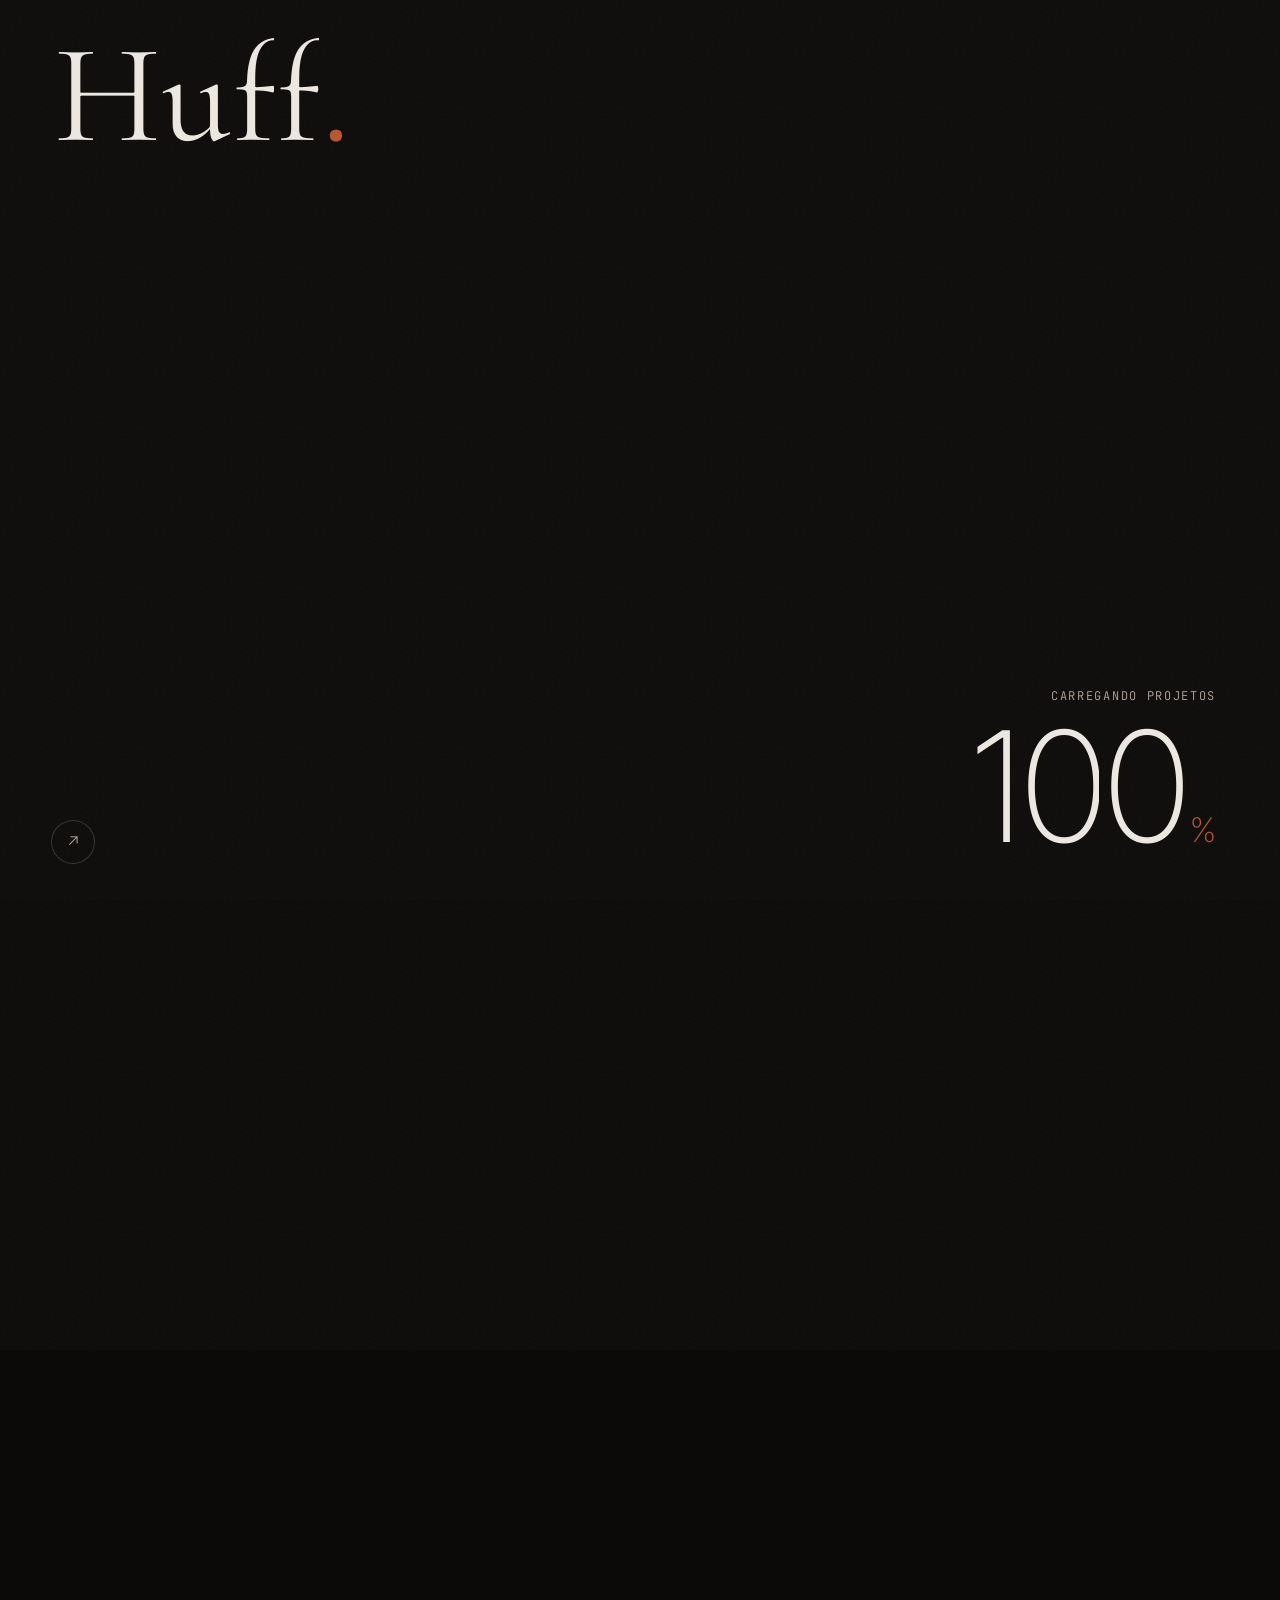
<file: index.html>
<!doctype html>
<html lang="pt-BR">
<head>
<meta charset="utf-8">
<meta name="viewport" content="width=device-width, initial-scale=1">
<title>Huff Studio · Sites imersivos</title>
<meta name="description" content="Huff Studio cria sites imersivos para incorporadoras, indústrias, agro e energia. 3D, movimento e o mesmo cuidado no celular.">
<meta name="theme-color" content="#0C0A09">
<link rel="icon" href="data:image/svg+xml,%3Csvg xmlns='http://www.w3.org/2000/svg' viewBox='0 0 32 32'%3E%3Crect width='32' height='32' rx='8' fill='%235A1D16'/%3E%3Ctext x='16' y='22.5' font-family='Georgia' font-size='17' fill='%23ECE6DF' text-anchor='middle'%3EH.%3C/text%3E%3C/svg%3E">
<link rel="preconnect" href="https://fonts.googleapis.com">
<link rel="preconnect" href="https://fonts.gstatic.com" crossorigin>
<link href="https://fonts.googleapis.com/css2?family=Cormorant+Garamond:ital,wght@0,300;0,400;0,500;1,300;1,400&family=Inter+Tight:wght@200;300;400;500&family=JetBrains+Mono:wght@400;500&family=Pinyon+Script&display=swap" rel="stylesheet">
<link rel="stylesheet" href="assets/css/style.css">
</head>
<body class="is-loading">

<!-- ================= LOADER ================= -->
<div class="loader" id="loader" aria-hidden="true">
  <div class="loader__name" id="loaderName">
    <span class="lm"><span>H</span></span><span class="lm"><span>u</span></span><span class="lm"><span>f</span></span><span class="lm"><span>f</span></span><span class="lm dot"><span>.</span></span>
  </div>
  <div class="loader__count">
    <p class="loader__caption" id="loaderCaption"></p>
    <div class="odo" id="odo"><span class="odo__mask"><span class="odo__digits" id="odoDigits"></span><span class="odo__pct">%</span></span></div>
  </div>
  <button class="loader__skip" id="skip" type="button" aria-label="Pular abertura">↗</button>
</div>

<div class="cursor" id="cursor" aria-hidden="true"><span class="cursor__dot"></span><span class="cursor__label" id="cursorLabel">Ver</span></div>

<!-- ================= NAV ================= -->
<header class="nav" id="nav">
  <a href="#topo" class="nav__mark" aria-label="Huff Studio, voltar ao topo"><span class="wmFirst" id="wmFirst">Huff</span><span class="wmRest">&nbsp;Studio</span></a>
  <nav class="nav__links" aria-label="Principal">
    <a href="#trabalhos">Trabalhos</a><span>/</span><a href="#projetos">Projetos</a><span>/</span><a href="#estudio">Estúdio</a><span>/</span><a href="#contato">Contato</a>
  </nav>
</header>

<main>
<!-- ================= HERO ================= -->
<section class="hero" id="topo">
  <div class="hero__stack" id="heroStack" aria-hidden="true"></div>
  <h1 class="hero__title">
    <span class="hl hl--1"><span class="w">Olá,</span> <span class="w">somos</span> <span class="w">a</span></span>
    <span class="hl hl--2"><span class="w">Huff</span></span>
    <span class="hl hl--3"><span class="w">Studio</span></span>
  </h1>
  <div class="hero__foot">
    <span>Huff Studio</span>
    <span class="hero__claim">Sites imersivos para marcas<br>que querem ser lembradas</span>
    <span id="heroYear">©2026</span>
  </div>
  <a href="#trabalhos" class="hero__down" aria-label="Ver trabalhos"><span>Role</span><i></i></a>
</section>

<!-- ================= ANEL DE TRABALHOS ================= -->
<section class="ring" id="trabalhos">
  <div class="ring__sticky">
    <div class="ring__top">
      <p class="sentence" id="sentence">
        Criamos sites para <a class="choice" data-sector="imob" href="#projetos"><i class="mk"></i><span class="cw">incorporadoras,</span><sup>01</sup><i class="ul"></i></a><br class="br">
        <a class="choice" data-sector="ind" href="#projetos"><i class="mk"></i><span class="cw">indústrias</span><sup>02</sup><i class="ul"></i></a> e para quem vive do <br class="br">
        <a class="choice" data-sector="campo" href="#projetos"><i class="mk"></i><span class="cw">campo e da energia.</span><sup>03</sup><i class="ul"></i></a>
      </p>
      <dl class="stats">
        <div><dt><span class="num" data-to="6">06</span></dt><dd>Projetos</dd></div>
        <div><dt><span class="num" data-to="4">04</span></dt><dd>Setores</dd></div>
        <div><dt><span class="num" data-to="100">100</span>%</dt><dd>Sob medida</dd></div>
      </dl>
    </div>

    <div class="world" id="world">
      <canvas class="silk" id="silk" aria-hidden="true"></canvas>
      <div class="grain" aria-hidden="true"></div>
      <div class="motes" id="motes" aria-hidden="true"></div>
      <div class="wall" id="wall" aria-label="Anel de trabalhos: arraste para girar">
        <div class="lens" id="lens"><div class="center" id="center"></div></div>
      </div>
      <div class="mist" aria-hidden="true"></div>
      <p class="world__hint" aria-hidden="true"><span>Arraste</span> ou role para girar</p>
    </div>
  </div>
</section>

<div class="preview" id="preview" aria-hidden="true">
  <div class="preview__card" id="previewCard">
    <div class="preview__media" id="previewMedia"></div>
    <div class="preview__meta"><b id="previewLabel"></b><p id="previewBlurb"></p></div>
  </div>
</div>

<!-- ================= GALERIA (celular) ================= -->
<section class="gallery" id="galeria">
  <div class="gallery__head">
    <p class="kicker">No celular, o mesmo cuidado</p>
    <div class="gallery__arrows">
      <button type="button" class="arw" id="gPrev" aria-label="Anterior">←</button>
      <button type="button" class="arw" id="gNext" aria-label="Próximo">→</button>
    </div>
  </div>
  <div class="gallery__track" id="gTrack"></div>
  <div class="bigbar">
    <span class="bigbar__n" id="gCount">06</span>
    <span class="bigbar__t">Trabalhos</span>
  </div>
</section>

<!-- ================= PROJETOS (páginas creme) ================= -->
<section class="projects" id="projetos">
  <header class="projects__head">
    <span class="script">Portfólio</span>
    <h2 class="display"><span class="w">Port</span><br><span class="w">fólio</span></h2>
    <ol class="toc" id="toc"></ol>
  </header>
  <div id="spreads"></div>
</section>

<!-- ================= ESTÚDIO ================= -->
<section class="studio" id="estudio">
  <div class="studio__grid">
    <div class="studio__letter" aria-hidden="true">E</div>
    <div class="studio__body">
      <span class="script script--light">O estúdio</span>
      <h2 class="studio__title"><span class="w">Um</span> <span class="w">site</span> <span class="w">por</span> <span class="w">vez,</span><br><span class="w">feito</span> <span class="w">do</span> <span class="w">zero.</span></h2>
      <p class="studio__text reveal">A Huff Studio nasceu dentro do mercado imobiliário, de quem vende imóvel e sabe que o cliente decide pelo que sente. Por isso nenhum site sai de template: cada um é desenhado para a marca, com 3D, movimento e imagem grande, e funciona tão bem no celular quanto no computador.</p>
    </div>
  </div>
  <ol class="steps">
    <li class="reveal"><span class="steps__n">1</span><h3>Imersão</h3><p>Entendemos o produto, o cliente e o que precisa ser sentido em cinco segundos.</p></li>
    <li class="reveal"><span class="steps__n">2</span><h3>Direção</h3><p>Paleta, tipografia e a ideia que vai prender a atenção: uma planta 3D, um vidro que quebra, um avião que voa.</p></li>
    <li class="reveal"><span class="steps__n">3</span><h3>Construção</h3><p>Código feito à mão, rápido e leve, testado em tela de computador e de celular.</p></li>
    <li class="reveal"><span class="steps__n">4</span><h3>No ar</h3><p>Publicamos, acompanhamos e ajustamos. O site continua evoluindo com a marca.</p></li>
  </ol>
  <div class="swatches reveal" aria-label="Paleta da casa">
    <span style="--c:#5A1D16"><i>Vinho</i></span><span style="--c:#B5552F"><i>Terracota</i></span><span style="--c:#4B4A33"><i>Oliva</i></span><span style="--c:#C9A36A"><i>Areia</i></span><span style="--c:#ECE6DF"><i>Creme</i></span>
  </div>
</section>

<!-- ================= CONTATO ================= -->
<section class="contact" id="contato">
  <h2 class="contact__title" aria-label="Contato"><span class="contact__c" aria-hidden="true">C</span><span class="contact__rest" aria-hidden="true">ontato</span></h2>
  <form class="brief" id="brief" novalidate>
    <p class="kicker">Conte o que você está criando</p>
    <p class="brief__sentence">
      Sou da <input id="bWho" type="text" placeholder="nome da empresa" size="16" aria-label="Nome da empresa"><span>,</span><br class="br">
      preciso de <input id="bWhat" type="text" placeholder="um site de lançamento" size="20" aria-label="O que você precisa"><br class="br">
      e quero no ar
      <span class="when" role="radiogroup" aria-label="Prazo">
        <button type="button" role="radio" aria-checked="true" data-v="em 30 dias">em 30 dias</button> /
        <button type="button" role="radio" aria-checked="false" data-v="até o lançamento">até o lançamento</button> /
        <button type="button" role="radio" aria-checked="false" data-v="sem pressa">sem pressa</button></span>.
    </p>
    <p class="kicker brief__note">Vai para <span id="mailShow"></span>. Respondemos pessoalmente.</p>
    <div class="brief__actions">
      <button type="button" class="ghost" id="bCopy" aria-label="Copiar mensagem"><svg viewBox="0 0 24 24" aria-hidden="true"><rect x="8" y="8" width="12" height="12" rx="2"/><path d="M16 8V5a1 1 0 0 0-1-1H5a1 1 0 0 0-1 1v10a1 1 0 0 0 1 1h3"/></svg></button>
      <button type="submit" class="send magnetic">Enviar para a Huff ↗</button>
      <span class="brief__ok" id="bOk" role="status"></span>
    </div>
  </form>
</section>
</main>

<footer class="foot">
  <div class="foot__big" aria-hidden="true">Huff Studio</div>
  <div class="foot__row">
    <span>Huff Studio</span>
    <span id="footCity"></span>
    <a href="#topo">Voltar ao topo ↑</a>
  </div>
</footer>

<script src="assets/js/data.js"></script>
<script src="assets/js/silk.js"></script>
<script src="assets/js/main.js"></script>
</body>
</html>
</file>
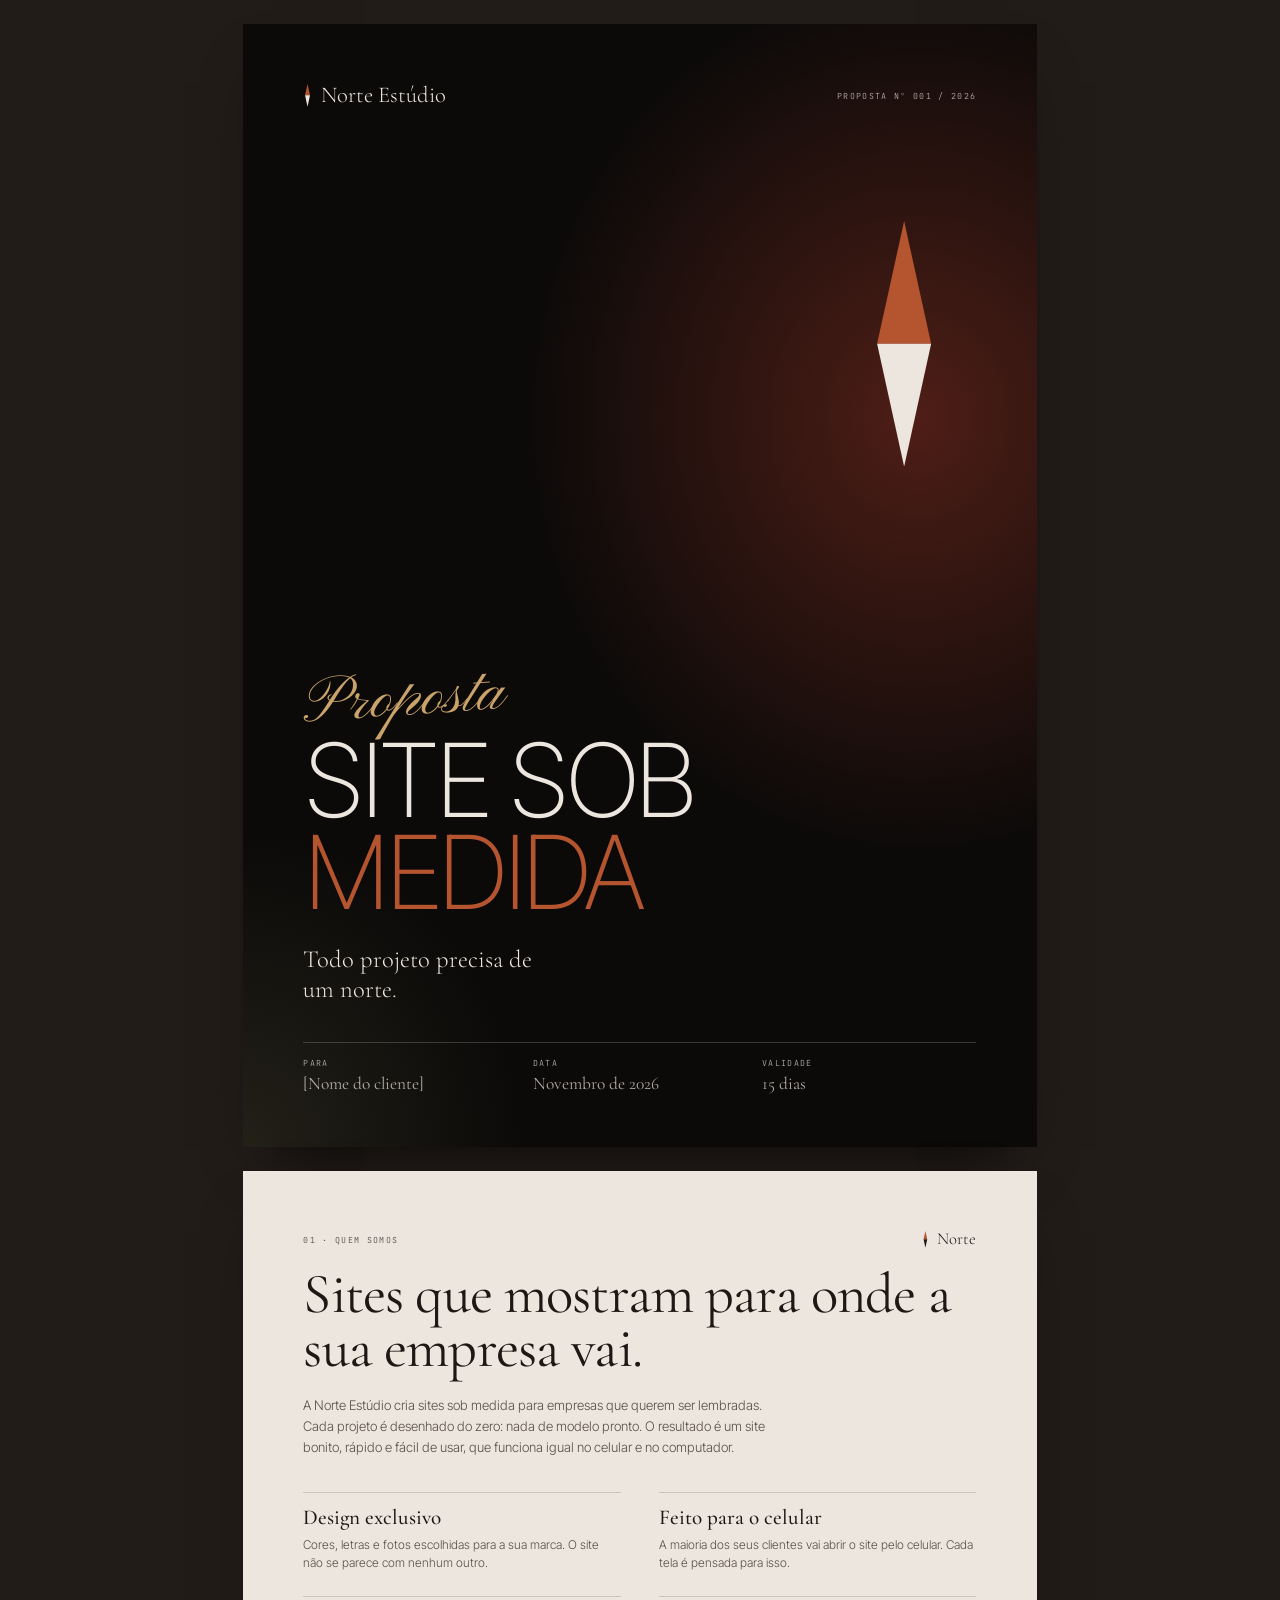
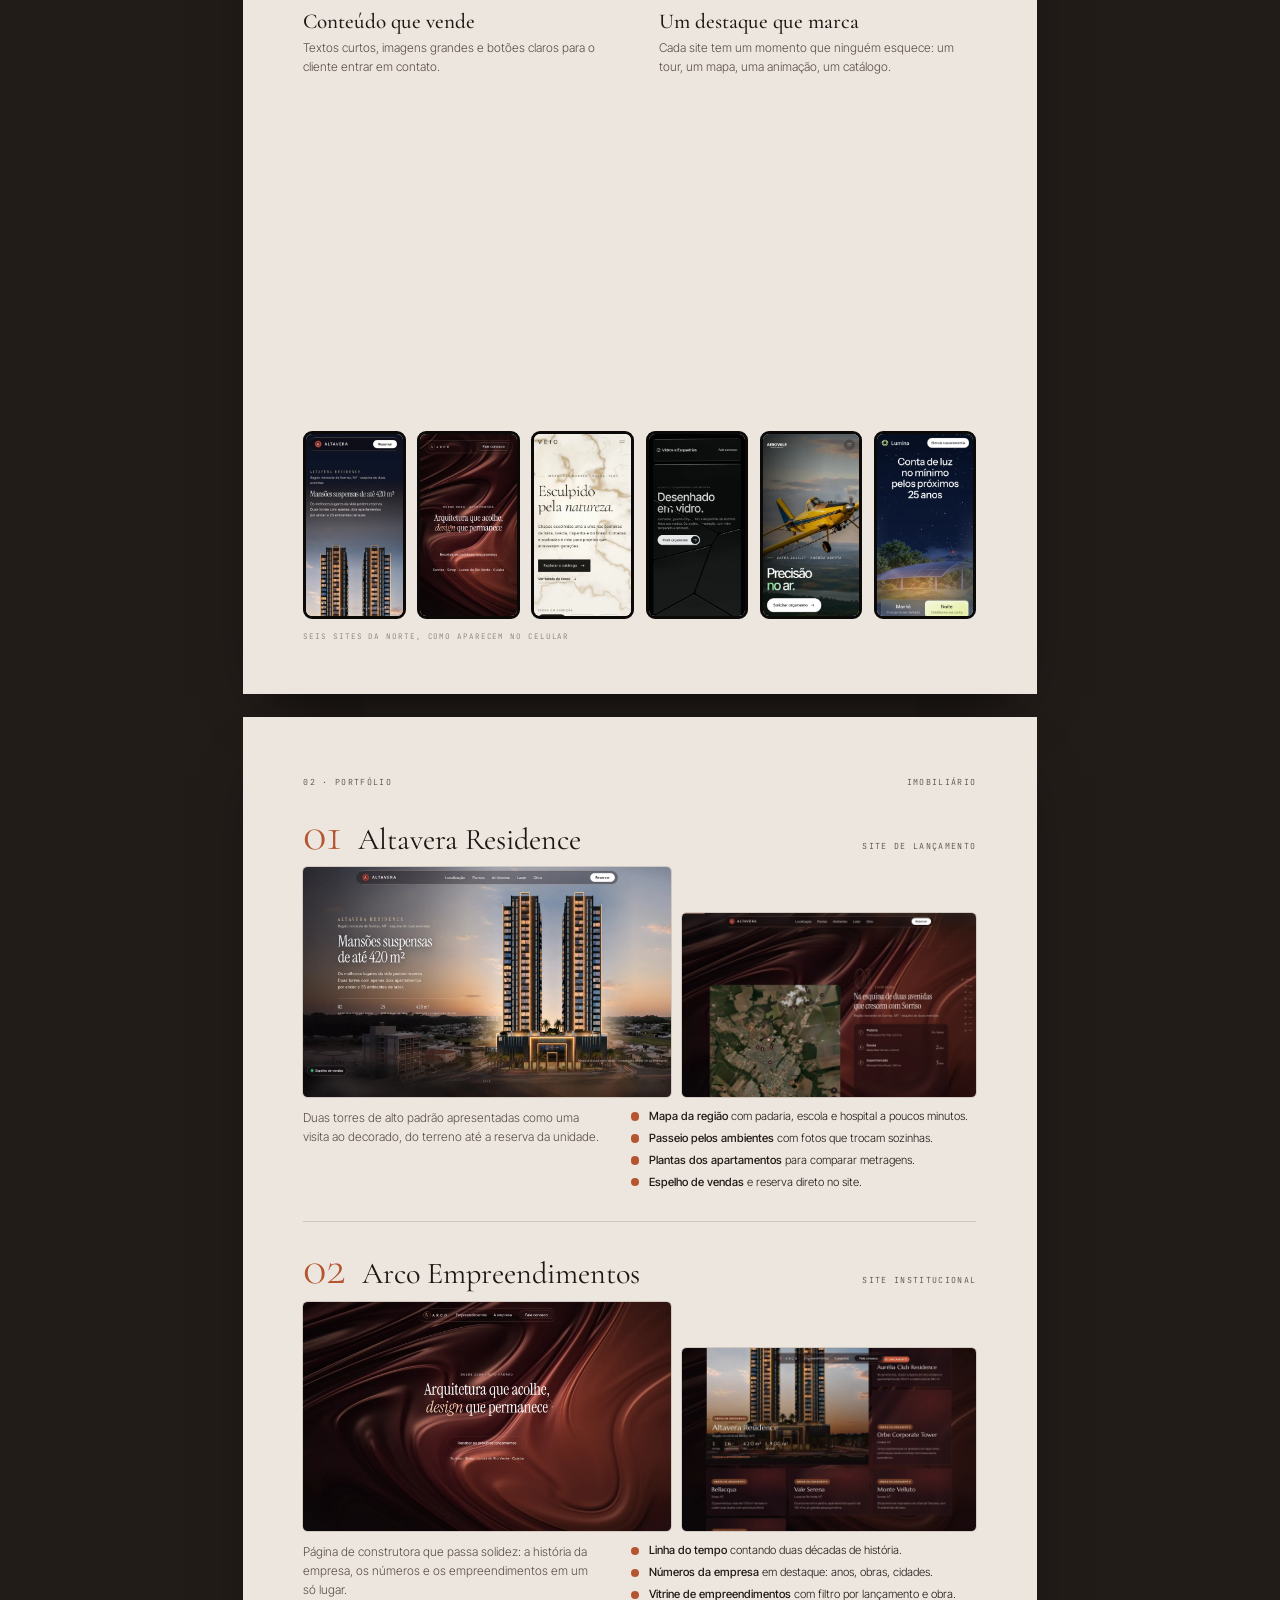
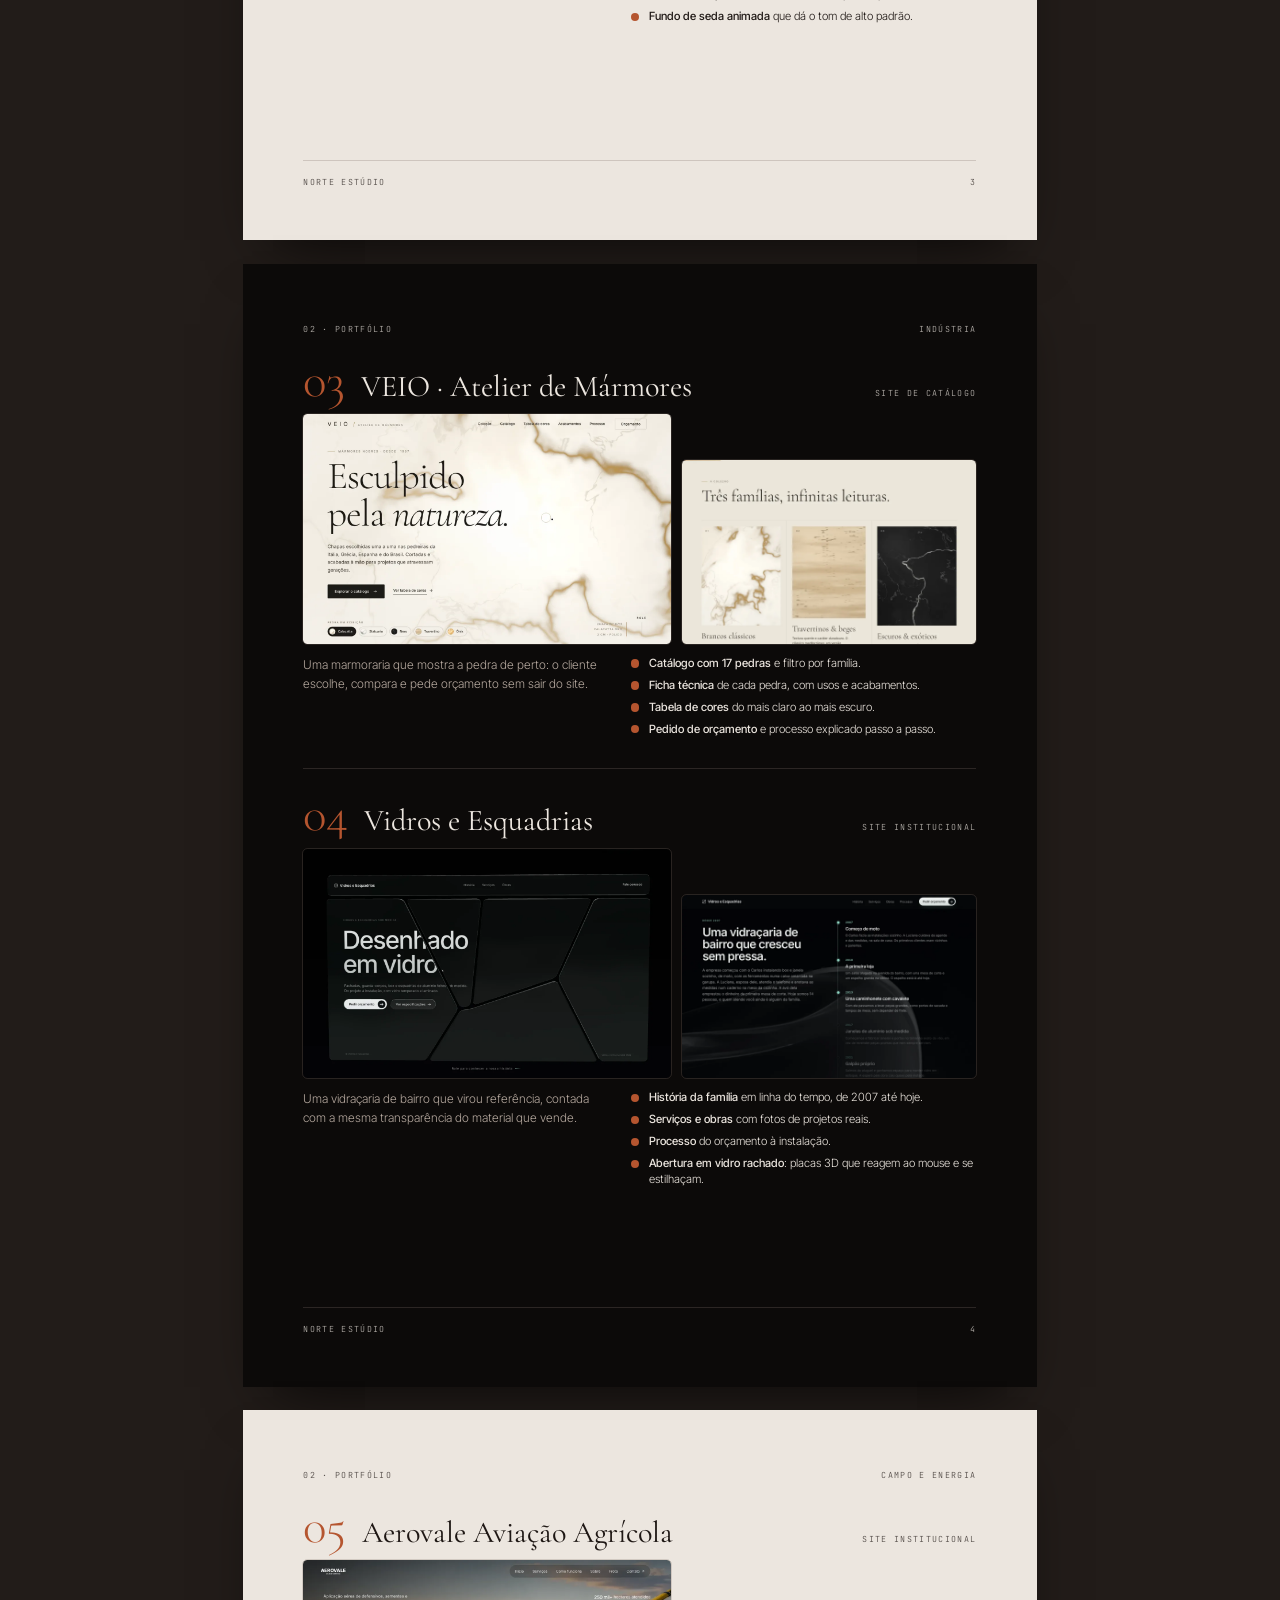
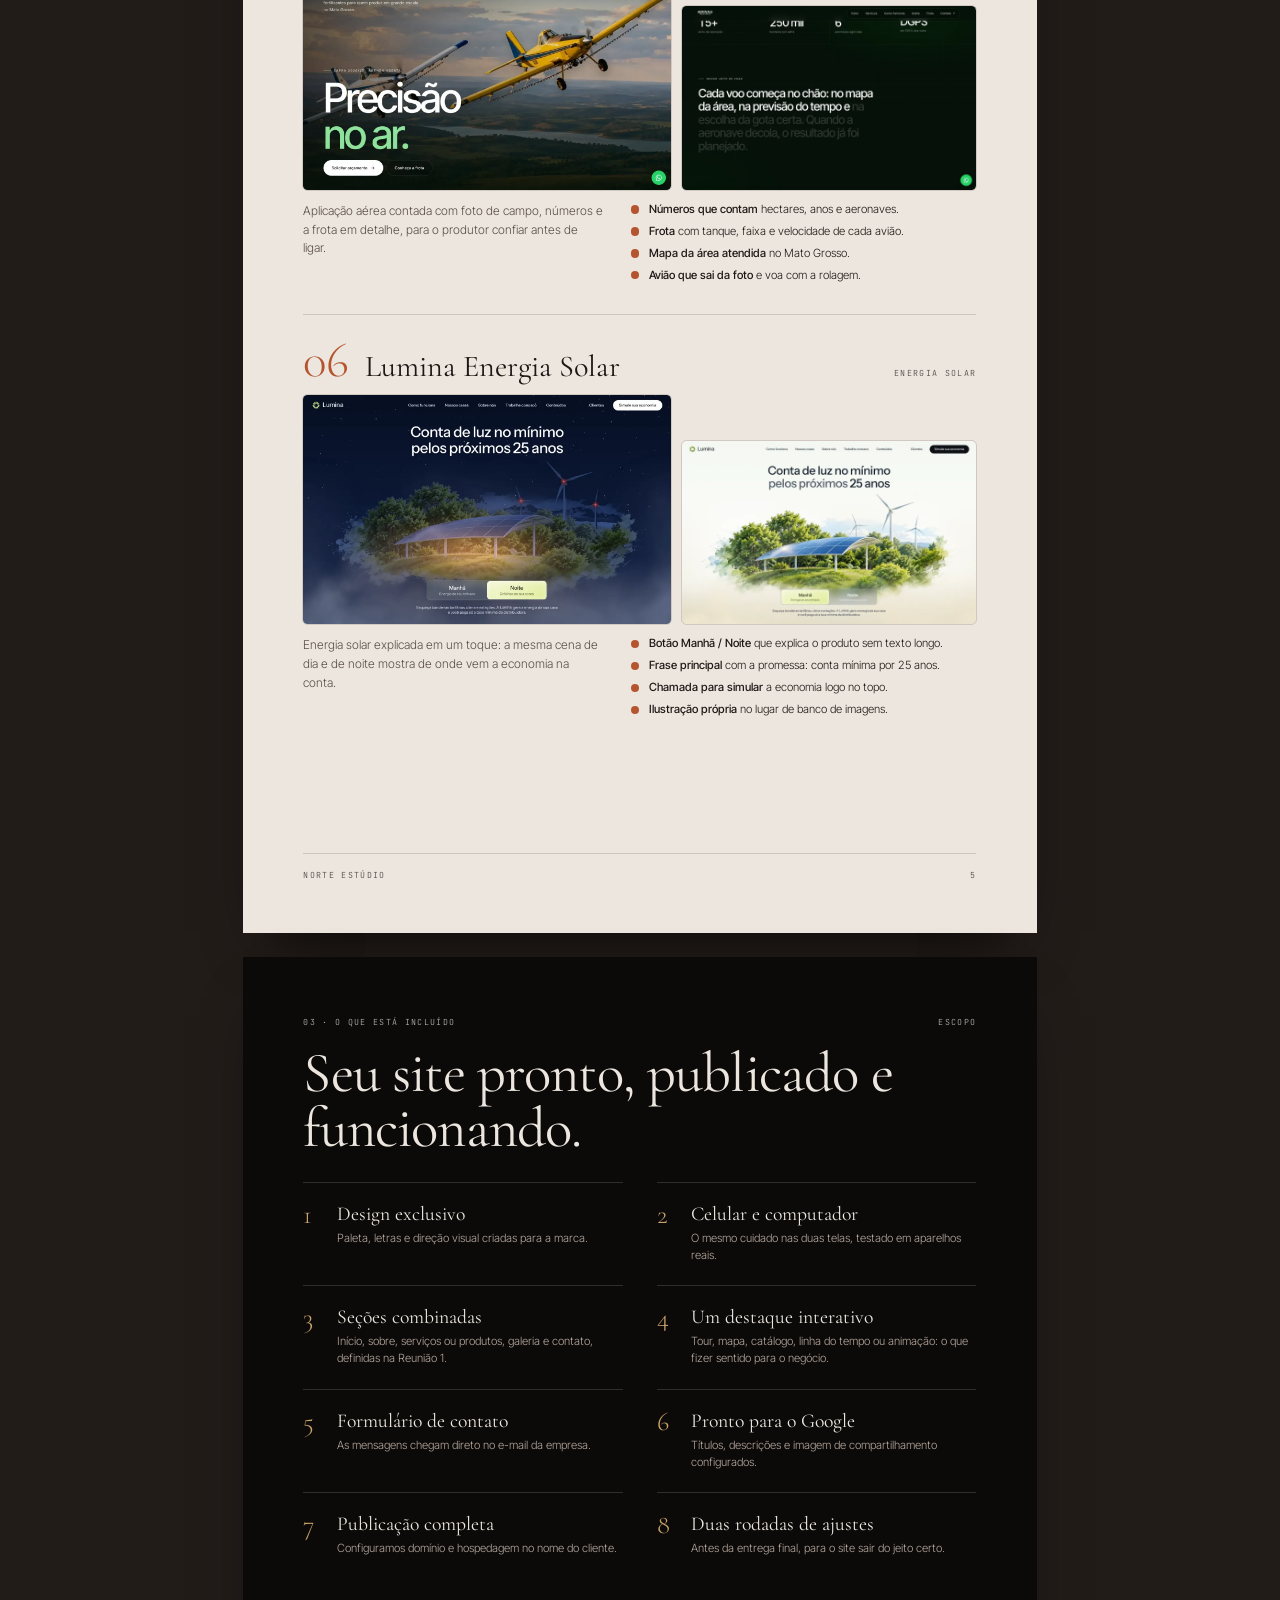
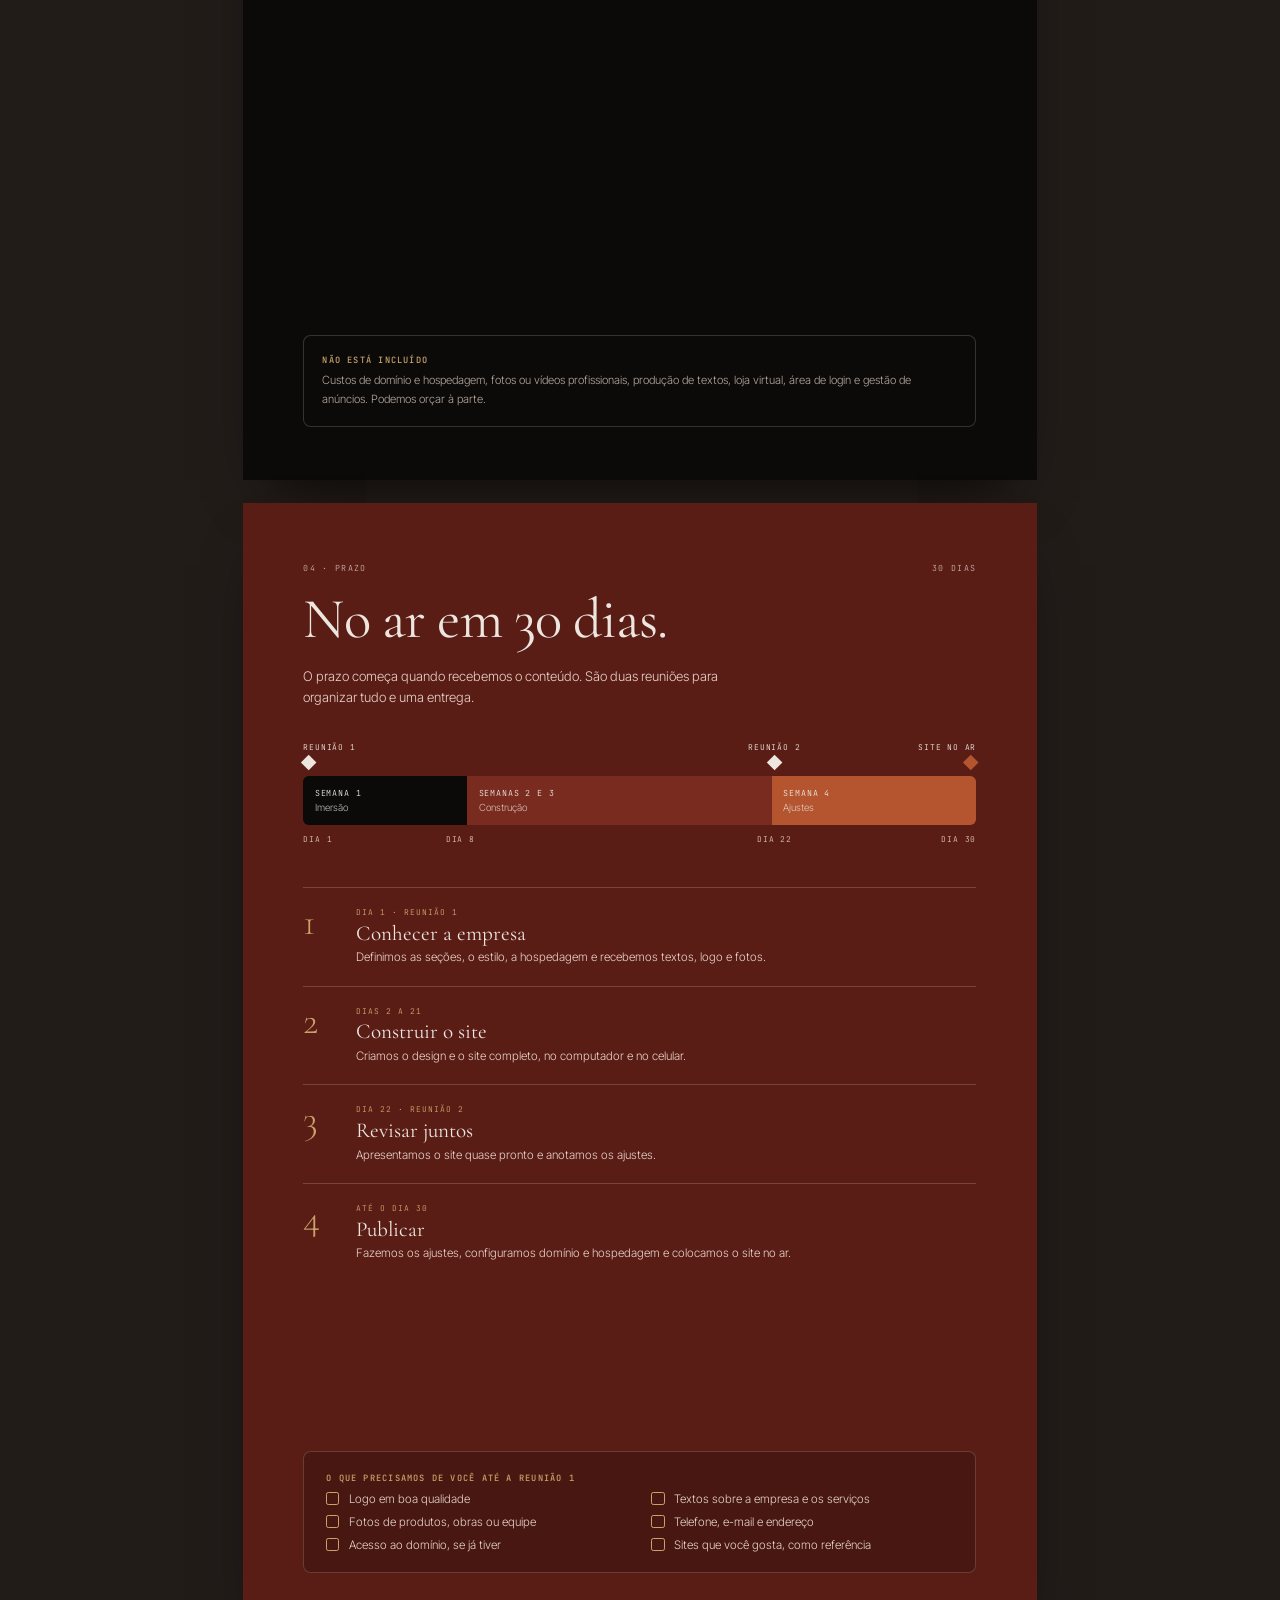
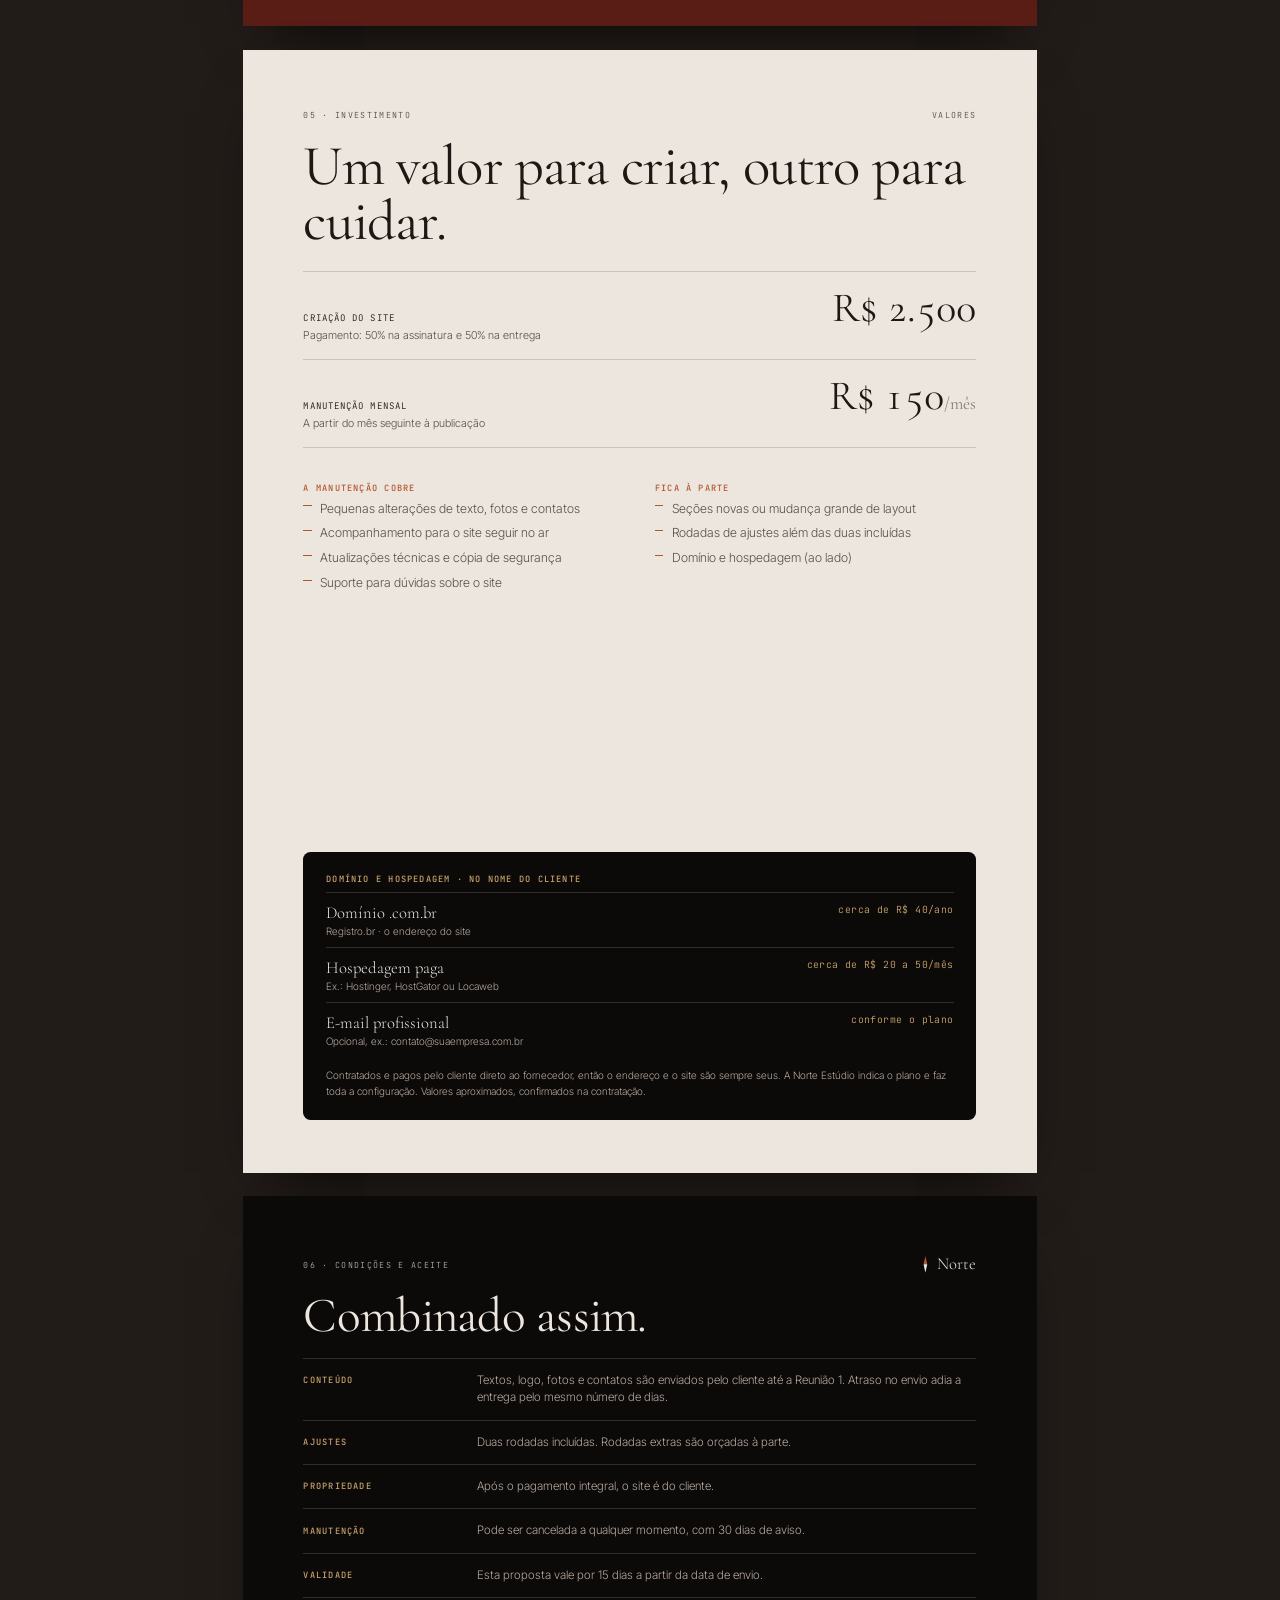
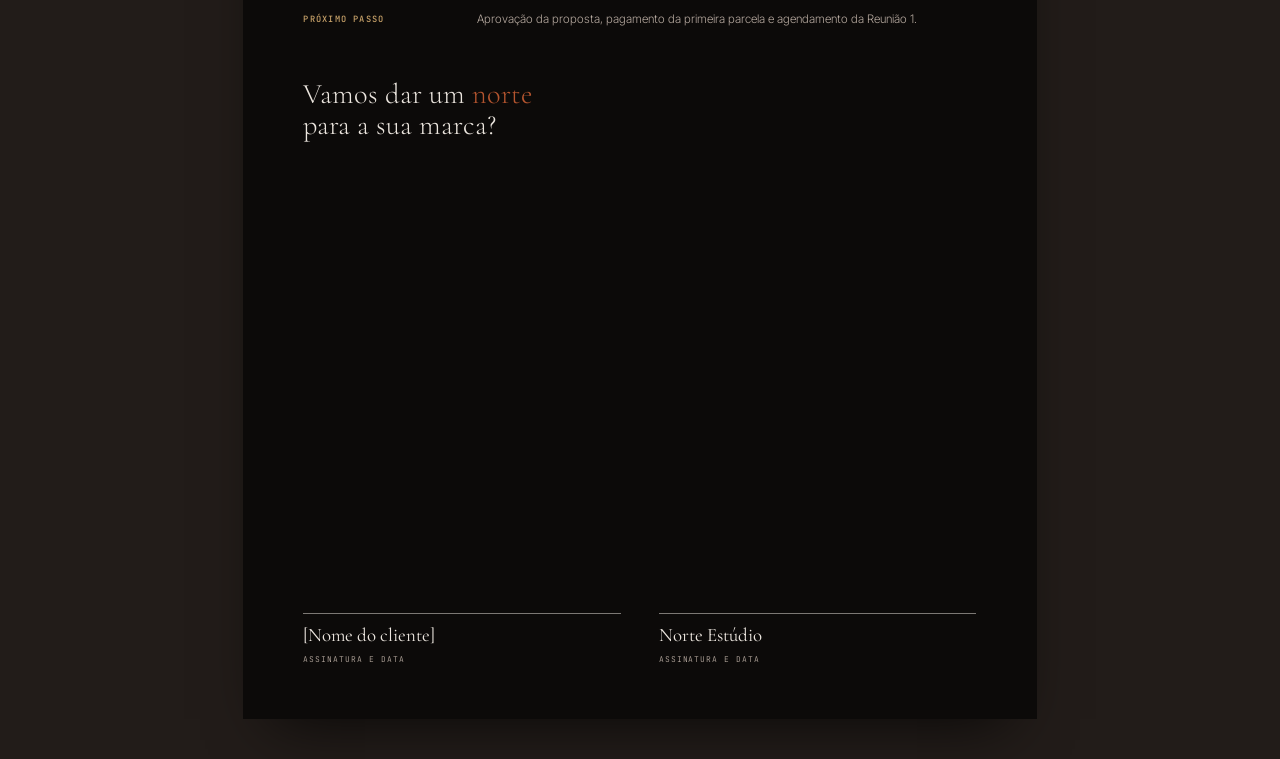
<file: proposta/index.html>
<!doctype html>
<html lang="pt-BR">
<head>
<meta charset="utf-8">
<meta name="viewport" content="width=device-width, initial-scale=1">
<title>Proposta · Norte Estúdio</title>
<meta name="description" content="Proposta comercial da Norte Estúdio: site sob medida em 30 dias.">
<link rel="icon" href="data:image/svg+xml,%3Csvg xmlns='http://www.w3.org/2000/svg' viewBox='0 0 32 32'%3E%3Crect width='32' height='32' rx='8' fill='%230C0A09'/%3E%3Cpolygon points='16,4 21,16 11,16' fill='%23B5552F'/%3E%3Cpolygon points='11,16 21,16 16,28' fill='%23ECE6DF'/%3E%3C/svg%3E">
<link rel="preconnect" href="https://fonts.googleapis.com">
<link rel="preconnect" href="https://fonts.gstatic.com" crossorigin>
<link href="https://fonts.googleapis.com/css2?family=Cormorant+Garamond:ital,wght@0,300;0,400;0,500;1,400&family=Inter+Tight:wght@200;300;400;500&family=JetBrains+Mono:wght@400;500&family=Pinyon+Script&display=swap" rel="stylesheet">
<style>
/* Proposta em páginas A4. Tudo dentro da página é medido em "mm de página" (--m),
   então a mesma página serve para tela, celular e PDF. */
:root{
  --carvao:#0C0A09; --vinho:#5A1D16; --vinho-2:#7A2B1F; --terracota:#B5552F;
  --areia:#C9A36A; --oliva:#4B4A33; --creme:#ECE6DF; --creme-2:#E2DAD1;
  --tinta:#1E1714; --tinta-2:#5a4d46; --suave:#B6A99F; --mudo:#8a7d76;
  --serif:"Cormorant Garamond", Georgia, serif;
  --sans:"Inter Tight", "Helvetica Neue", Arial, sans-serif;
  --mono:"JetBrains Mono", ui-monospace, Menlo, monospace;
  --script:"Pinyon Script", cursive;
}
*{box-sizing:border-box}
html{background:#221c19}
body{margin:0;font-family:var(--sans);font-weight:300;color:var(--tinta);-webkit-font-smoothing:antialiased;-webkit-print-color-adjust:exact;print-color-adjust:exact}
.doc{display:flex;flex-direction:column;align-items:center;gap:24px;padding:24px max(16px,env(safe-area-inset-right,0px)) 40px max(16px,env(safe-area-inset-left,0px))}
.page{width:min(210mm,100%);aspect-ratio:210/297;container-type:inline-size;overflow:hidden;position:relative;box-shadow:0 30px 60px -30px rgba(0,0,0,.8)}
.pi{--m:calc(100cqw / 210);position:absolute;inset:0;padding:calc(16*var(--m)) calc(16*var(--m)) calc(14*var(--m));display:flex;flex-direction:column}
.dark{background:var(--carvao);color:var(--creme)}
.cream{background:var(--creme);color:var(--tinta)}
.wine{background:var(--vinho);color:var(--creme)}

/* elementos comuns */
.top{display:flex;justify-content:space-between;align-items:center;gap:calc(4*var(--m))}
.brand{display:flex;align-items:center;gap:calc(2.2*var(--m));font-family:var(--serif);font-size:calc(6*var(--m));line-height:1}
.brand svg{width:calc(2.4*var(--m));height:calc(6*var(--m))}
.lbl{font-family:var(--mono);font-size:calc(2.2*var(--m));letter-spacing:.16em;text-transform:uppercase;margin:0;opacity:.72}
.foot{margin-top:auto;display:flex;justify-content:space-between;align-items:center;padding-top:calc(4*var(--m));border-top:1px solid currentColor;border-color:rgba(127,112,104,.28)}
h2{font-family:var(--serif);font-weight:400;font-size:calc(15*var(--m));line-height:.96;letter-spacing:-.015em;margin:calc(5*var(--m)) 0 calc(5*var(--m))}
h3{font-family:var(--mono);font-weight:500;font-size:calc(2.3*var(--m));letter-spacing:.14em;text-transform:uppercase;margin:0 0 calc(1.5*var(--m))}
p{margin:0}
.txt{font-size:calc(3.5*var(--m));line-height:1.6}
.cream .txt{color:var(--tinta-2)}
.dark .txt{color:var(--suave)}
.wine .txt{color:#e8d5cc}
.script{font-family:var(--script);color:var(--areia);line-height:1}

/* 1 · capa */
.cover::before{content:"";position:absolute;inset:0;background:radial-gradient(70% 55% at 85% 35%,rgba(122,43,31,.6),transparent 70%),radial-gradient(50% 40% at 0% 100%,rgba(75,74,51,.35),transparent 70%)}
.cover .pi{z-index:1}
.cover .needle{position:absolute;right:calc(22*var(--m));top:calc(52*var(--m));width:calc(26*var(--m));height:calc(65*var(--m));color:var(--creme)}
.cover .script{font-size:calc(17*var(--m));margin-top:auto;transform:rotate(-4deg);transform-origin:left;margin-bottom:calc(-1*var(--m))}
.cover h1{margin:0;font-family:var(--sans);font-weight:200;text-transform:uppercase;font-size:calc(27*var(--m));line-height:.9;letter-spacing:-.055em}
.cover h1 span{color:var(--terracota);display:block}
.cover .sub{font-family:var(--serif);font-size:calc(6.5*var(--m));line-height:1.2;margin:calc(7*var(--m)) 0 calc(10*var(--m));color:var(--creme);max-width:22ch}
.cover .meta{display:grid;grid-template-columns:repeat(3,1fr);gap:calc(4*var(--m));padding-top:calc(4*var(--m));border-top:1px solid rgba(236,230,223,.2)}
.cover .meta b{display:block;text-transform:none;letter-spacing:0;font-family:var(--serif);font-weight:400;font-size:calc(4.6*var(--m));margin-top:calc(1.2*var(--m));opacity:1}

/* 2 · apresentação */
.intro-grid{display:grid;grid-template-columns:1fr 1fr;gap:calc(6*var(--m)) calc(10*var(--m));margin-top:calc(2*var(--m))}
.intro-grid>div{border-top:1px solid rgba(30,23,20,.16);padding-top:calc(3.5*var(--m))}
.intro-grid b{font-family:var(--serif);font-weight:500;font-size:calc(5.6*var(--m));display:block;line-height:1.1;margin-bottom:calc(1.6*var(--m))}
.intro-grid p{font-size:calc(3.2*var(--m));line-height:1.55;color:var(--tinta-2)}
.phones{display:grid;grid-template-columns:repeat(6,1fr);gap:calc(3*var(--m));margin-top:auto;padding-top:calc(8*var(--m))}
.phones img{width:100%;aspect-ratio:600/1100;object-fit:cover;object-position:top;border-radius:calc(2.4*var(--m));border:calc(1*var(--m)) solid var(--carvao);display:block}
.phones-cap{font-family:var(--mono);font-size:calc(2*var(--m));letter-spacing:.12em;text-transform:uppercase;color:var(--mudo);margin-top:calc(3*var(--m))}

/* 3-5 · portfólio */
.proj{display:flex;flex-direction:column;gap:calc(3.2*var(--m))}
.proj+.proj{margin-top:calc(8*var(--m));padding-top:calc(7*var(--m));border-top:1px solid rgba(127,112,104,.28)}
.ph{display:flex;align-items:baseline;gap:calc(4*var(--m))}
.ph .n{font-family:var(--serif);font-weight:300;font-size:calc(13*var(--m));line-height:.8;color:var(--terracota)}
.ph h4{font-family:var(--serif);font-weight:400;font-size:calc(8*var(--m));line-height:1;margin:0;flex:1}
.ph .lbl{text-align:right}
.shots{display:grid;grid-template-columns:1.25fr 1fr;gap:calc(3*var(--m));align-items:end}
.shots img{width:100%;display:block;border-radius:calc(1.2*var(--m));aspect-ratio:16/10;object-fit:cover;object-position:top;outline:1px solid rgba(127,112,104,.25);outline-offset:0}
.pt{display:grid;grid-template-columns:1fr 1.15fr;gap:calc(7*var(--m))}
.pt .txt{font-size:calc(3.2*var(--m));line-height:1.55}
.best{list-style:none;margin:0;padding:0;display:grid;gap:calc(1.6*var(--m))}
.best li{display:grid;grid-template-columns:calc(5*var(--m)) 1fr;font-size:calc(3*var(--m));line-height:1.4}
.best li::before{content:"";width:calc(2.2*var(--m));height:calc(2.2*var(--m));border-radius:50%;background:var(--terracota);margin-top:calc(.9*var(--m))}
.best b{font-weight:500}
.link{font-family:var(--mono);font-size:calc(2.2*var(--m));letter-spacing:.08em;color:var(--terracota);margin-top:calc(2.4*var(--m));word-break:break-all}
.dark .best li{color:var(--creme)}
.dark .link{color:var(--areia)}

/* 6 · escopo */
.scope{display:grid;grid-template-columns:1fr 1fr;gap:0 calc(9*var(--m));margin-top:calc(2*var(--m))}
.scope>div{padding:calc(5.6*var(--m)) 0;border-top:1px solid rgba(236,230,223,.16);display:grid;grid-template-columns:calc(9*var(--m)) 1fr}
.scope .k{font-family:var(--serif);font-size:calc(7*var(--m));line-height:.9;color:var(--areia)}
.scope b{display:block;font-family:var(--serif);font-weight:400;font-size:calc(5.2*var(--m));line-height:1.1;margin-bottom:calc(1.2*var(--m))}
.scope p{font-size:calc(3*var(--m));line-height:1.5;color:var(--suave)}
.not{margin-top:auto;padding:calc(5*var(--m));border-radius:calc(2*var(--m));box-shadow:inset 0 0 0 1px rgba(236,230,223,.18)}
.not p{font-size:calc(3*var(--m));line-height:1.6;color:var(--suave)}

/* 7 · prazo */
.tl{margin-top:calc(4*var(--m))}
.tl-marks{position:relative;height:calc(12*var(--m))}
.tl-marks span{position:absolute;bottom:0;transform:translateX(-50%);font-family:var(--mono);font-size:calc(2.1*var(--m));letter-spacing:.1em;text-transform:uppercase;white-space:nowrap;display:flex;flex-direction:column;align-items:center;gap:calc(1.4*var(--m))}
.tl-marks span::after{content:"";width:calc(3*var(--m));height:calc(3*var(--m));transform:rotate(45deg);background:var(--creme)}
.tl-marks span.end::after{background:var(--terracota)}
.tl-marks span:first-child{transform:none;align-items:flex-start}
.tl-marks span.end{transform:translateX(-100%);align-items:flex-end}
.tl-bar{display:flex;height:calc(13*var(--m));border-radius:calc(1.5*var(--m));overflow:hidden;margin-top:calc(2*var(--m))}
.tl-bar div{display:flex;flex-direction:column;justify-content:center;padding:0 calc(3*var(--m));font-family:var(--mono);font-size:calc(2.2*var(--m));letter-spacing:.1em;text-transform:uppercase}
.tl-bar small{font-family:var(--sans);text-transform:none;letter-spacing:0;font-size:calc(2.6*var(--m));opacity:.8;margin-top:calc(.6*var(--m))}
.tl-days{display:flex;justify-content:space-between;font-family:var(--mono);font-size:calc(2.1*var(--m));letter-spacing:.1em;color:#dcc4ba;margin-top:calc(2.4*var(--m));position:relative;height:calc(4*var(--m))}
.tl-days span{position:absolute;transform:translateX(-50%);white-space:nowrap}
.tl-days span:first-child{transform:none}
.tl-days span:last-child{transform:translateX(-100%)}
.steps{display:grid;gap:0;margin-top:calc(10*var(--m))}
.steps>div{display:grid;grid-template-columns:calc(14*var(--m)) 1fr;padding:calc(5*var(--m)) 0;border-top:1px solid rgba(236,230,223,.2)}
.steps .k{font-family:var(--serif);font-size:calc(10*var(--m));line-height:.8;color:var(--areia)}
.steps b{display:block;font-family:var(--serif);font-weight:400;font-size:calc(5.6*var(--m));line-height:1.1;margin-bottom:calc(1.2*var(--m))}
.steps p{font-size:calc(3.1*var(--m));line-height:1.5;color:#e8d5cc}
.steps .when{font-family:var(--mono);font-size:calc(2.1*var(--m));letter-spacing:.12em;text-transform:uppercase;color:var(--areia);display:block;margin-bottom:calc(1.2*var(--m))}

/* 8 · investimento */
.price{display:grid;gap:0;margin-top:calc(1*var(--m))}
.price>div{display:flex;justify-content:space-between;align-items:baseline;gap:calc(4*var(--m));padding:calc(4.4*var(--m)) 0;border-top:1px solid rgba(30,23,20,.16)}
.price>div:last-child{border-bottom:1px solid rgba(30,23,20,.16)}
.price span{font-family:var(--mono);font-size:calc(2.4*var(--m));letter-spacing:.12em;text-transform:uppercase}
.price span small{display:block;font-family:var(--sans);text-transform:none;letter-spacing:0;font-size:calc(2.9*var(--m));color:var(--tinta-2);margin-top:calc(1*var(--m))}
.price b{font-family:var(--serif);font-weight:400;font-size:calc(11*var(--m));line-height:1;font-variant-numeric:tabular-nums;white-space:nowrap}
.price b small{font-size:.42em;color:var(--mudo)}
.two{display:grid;grid-template-columns:1fr 1fr;gap:calc(8*var(--m));margin-top:calc(9*var(--m))}
.ul li{font-size:calc(3.3*var(--m))!important}
.need{margin-top:auto;padding:calc(5.5*var(--m)) calc(6*var(--m));border-radius:calc(2*var(--m));background:rgba(0,0,0,.2);box-shadow:inset 0 0 0 1px rgba(236,230,223,.18)}
.need ul{list-style:none;margin:calc(2*var(--m)) 0 0;padding:0;display:grid;grid-template-columns:1fr 1fr;gap:calc(2.4*var(--m)) calc(6*var(--m))}
.need li{font-size:calc(3.1*var(--m));color:#e8d5cc;display:flex;gap:calc(2.4*var(--m));align-items:center}
.need li::before{content:"";flex:none;width:calc(3*var(--m));height:calc(3*var(--m));border:1px solid var(--areia);border-radius:calc(.6*var(--m))}
.ul{list-style:none;margin:0;padding:0;display:grid;gap:calc(1.8*var(--m))}
.ul li{font-size:calc(3*var(--m));line-height:1.45;color:var(--tinta-2);padding-left:calc(4.5*var(--m));position:relative}
.ul li::before{content:"";position:absolute;left:0;top:calc(1.5*var(--m));width:calc(2.2*var(--m));height:1px;background:var(--terracota)}
.host{margin-top:auto;background:var(--carvao);color:var(--creme);border-radius:calc(2*var(--m));padding:calc(5.5*var(--m)) calc(6*var(--m))}
.host h3{color:var(--areia)}
.host table{width:100%;border-collapse:collapse;margin-top:calc(2*var(--m))}
.host td{padding:calc(2.6*var(--m)) 0;border-top:1px solid rgba(236,230,223,.16);font-size:calc(3*var(--m));vertical-align:top}
.host td:first-child{font-family:var(--serif);font-size:calc(4.4*var(--m))}
.host td:last-child{text-align:right;font-family:var(--mono);font-size:calc(2.6*var(--m));letter-spacing:.04em;white-space:nowrap;color:var(--areia)}
.host td small{display:block;font-family:var(--sans);font-size:calc(2.7*var(--m));color:var(--suave);margin-top:calc(.6*var(--m))}
.host .note{font-size:calc(2.7*var(--m));line-height:1.5;color:var(--suave);margin-top:calc(3*var(--m))}

/* 9 · condições e aceite */
.cond{display:grid;gap:0}
.cond>div{display:grid;grid-template-columns:calc(42*var(--m)) 1fr;gap:calc(4*var(--m));padding:calc(3.4*var(--m)) 0;border-top:1px solid rgba(236,230,223,.16)}
.cond h3{margin:0;color:var(--areia);padding-top:calc(.6*var(--m))}
.cond p{font-size:calc(3.1*var(--m));line-height:1.5;color:var(--suave)}
.sign{display:grid;grid-template-columns:1fr 1fr;gap:calc(10*var(--m));margin-top:auto}
.sign div{border-top:1px solid rgba(236,230,223,.5);padding-top:calc(2.6*var(--m))}
.sign b{display:block;font-family:var(--serif);font-weight:400;font-size:calc(5*var(--m))}
.sign span{font-family:var(--mono);font-size:calc(2.1*var(--m));letter-spacing:.12em;text-transform:uppercase;color:var(--suave)}
.close{font-family:var(--serif);font-size:calc(7.5*var(--m));line-height:1.1;margin:calc(10*var(--m)) 0 calc(12*var(--m))}
.close span{color:var(--terracota)}

/* impressão / PDF */
@page{size:A4;margin:0}
@media print{
  html,body{background:none}
  .doc{display:block;padding:0}
  .page{width:210mm;height:297mm;aspect-ratio:auto;box-shadow:none;break-after:page;page-break-after:always}
  .page:last-child{break-after:auto;page-break-after:auto}
}
</style>
</head>
<body>
<svg width="0" height="0" style="position:absolute" aria-hidden="true">
  <defs>
    <symbol id="needle" viewBox="0 0 40 100"><polygon points="20,0 31,50 9,50" fill="#B5552F"/><polygon points="9,50 31,50 20,100" fill="currentColor"/></symbol>
  </defs>
</svg>

<main class="doc">

<!-- ============ 1 · CAPA ============ -->
<section class="page dark cover" aria-label="Capa">
  <div class="pi">
    <svg class="needle" viewBox="0 0 40 100" aria-hidden="true"><use href="#needle"/></svg>
    <div class="top">
      <div class="brand"><svg aria-hidden="true"><use href="#needle"/></svg>Norte Estúdio</div>
      <p class="lbl">Proposta Nº 001 / 2026</p>
    </div>
    <div class="script">Proposta</div>
    <h1>Site sob<span>medida</span></h1>
    <p class="sub">Todo projeto precisa de um norte.</p>
    <div class="meta">
      <p class="lbl">Para<b>[Nome do cliente]</b></p>
      <p class="lbl">Data<b>Novembro de 2026</b></p>
      <p class="lbl">Validade<b>15 dias</b></p>
    </div>
  </div>
</section>

<!-- ============ 2 · QUEM SOMOS ============ -->
<section class="page cream" aria-label="Quem somos">
  <div class="pi">
    <div class="top"><p class="lbl">01 · Quem somos</p><div class="brand" style="font-size:calc(4.4*var(--m))"><svg aria-hidden="true" style="width:calc(1.8*var(--m));height:calc(4.4*var(--m));color:var(--tinta)"><use href="#needle"/></svg>Norte</div></div>
    <h2>Sites que mostram para onde a sua empresa vai.</h2>
    <p class="txt" style="max-width:60ch">A Norte Estúdio cria sites sob medida para empresas que querem ser lembradas. Cada projeto é desenhado do zero: nada de modelo pronto. O resultado é um site bonito, rápido e fácil de usar, que funciona igual no celular e no computador.</p>
    <div class="intro-grid" style="margin-top:calc(9*var(--m))">
      <div><b>Design exclusivo</b><p>Cores, letras e fotos escolhidas para a sua marca. O site não se parece com nenhum outro.</p></div>
      <div><b>Feito para o celular</b><p>A maioria dos seus clientes vai abrir o site pelo celular. Cada tela é pensada para isso.</p></div>
      <div><b>Conteúdo que vende</b><p>Textos curtos, imagens grandes e botões claros para o cliente entrar em contato.</p></div>
      <div><b>Um destaque que marca</b><p>Cada site tem um momento que ninguém esquece: um tour, um mapa, uma animação, um catálogo.</p></div>
    </div>
    <div class="phones">
      <img src="../assets/img/altavera-m.webp" alt="Altavera no celular">
      <img src="img/arco-m.webp" alt="Arco Empreendimentos no celular">
      <img src="../assets/img/marble-m.webp" alt="VEIO no celular">
      <img src="img/vidros-m.webp" alt="Vidros e Esquadrias no celular">
      <img src="img/campo-m.webp" alt="Aerovale Aviação Agrícola no celular">
      <img src="img/solar-m.webp" alt="Lumina Energia Solar no celular">
    </div>
    <p class="phones-cap">Seis sites da Norte, como aparecem no celular</p>
  </div>
</section>

<!-- ============ 3 · PORTFÓLIO (1/3) ============ -->
<section class="page cream" aria-label="Portfólio, parte 1">
  <div class="pi">
    <div class="top"><p class="lbl">02 · Portfólio</p><p class="lbl">Imobiliário</p></div>
    <article class="proj" style="margin-top:calc(7*var(--m))">
      <div class="ph"><span class="n">01</span><h4>Altavera Residence</h4><p class="lbl">Site de lançamento</p></div>
      <div class="shots"><img src="../assets/img/altavera.webp" alt="Tela inicial do Altavera"><img src="../assets/img/altavera-2.webp" alt="Mapa da região do Altavera"></div>
      <div class="pt">
        <div><p class="txt">Duas torres de alto padrão apresentadas como uma visita ao decorado, do terreno até a reserva da unidade.</p></div>
        <ul class="best">
          <li><span><b>Mapa da região</b> com padaria, escola e hospital a poucos minutos.</span></li>
          <li><span><b>Passeio pelos ambientes</b> com fotos que trocam sozinhas.</span></li>
          <li><span><b>Plantas dos apartamentos</b> para comparar metragens.</span></li>
          <li><span><b>Espelho de vendas</b> e reserva direto no site.</span></li>
        </ul>
      </div>
    </article>
    <article class="proj">
      <div class="ph"><span class="n">02</span><h4>Arco Empreendimentos</h4><p class="lbl">Site institucional</p></div>
      <div class="shots"><img src="img/arco.webp" alt="Tela inicial da Arco"><img src="img/arco-2.webp" alt="Empreendimentos da Arco"></div>
      <div class="pt">
        <div><p class="txt">Página de construtora que passa solidez: a história da empresa, os números e os empreendimentos em um só lugar.</p></div>
        <ul class="best">
          <li><span><b>Linha do tempo</b> contando duas décadas de história.</span></li>
          <li><span><b>Números da empresa</b> em destaque: anos, obras, cidades.</span></li>
          <li><span><b>Vitrine de empreendimentos</b> com filtro por lançamento e obra.</span></li>
          <li><span><b>Fundo de seda animada</b> que dá o tom de alto padrão.</span></li>
        </ul>
      </div>
    </article>
    <div class="foot"><p class="lbl">Norte Estúdio</p><p class="lbl">3</p></div>
  </div>
</section>

<!-- ============ 4 · PORTFÓLIO (2/3) ============ -->
<section class="page dark" aria-label="Portfólio, parte 2">
  <div class="pi">
    <div class="top"><p class="lbl">02 · Portfólio</p><p class="lbl">Indústria</p></div>
    <article class="proj" style="margin-top:calc(7*var(--m))">
      <div class="ph"><span class="n">03</span><h4>VEIO · Atelier de Mármores</h4><p class="lbl">Site de catálogo</p></div>
      <div class="shots"><img src="../assets/img/marble.webp" alt="Tela inicial do VEIO"><img src="../assets/img/marble-2.webp" alt="Coleção de mármores do VEIO"></div>
      <div class="pt">
        <div><p class="txt">Uma marmoraria que mostra a pedra de perto: o cliente escolhe, compara e pede orçamento sem sair do site.</p></div>
        <ul class="best">
          <li><span><b>Catálogo com 17 pedras</b> e filtro por família.</span></li>
          <li><span><b>Ficha técnica</b> de cada pedra, com usos e acabamentos.</span></li>
          <li><span><b>Tabela de cores</b> do mais claro ao mais escuro.</span></li>
          <li><span><b>Pedido de orçamento</b> e processo explicado passo a passo.</span></li>
        </ul>
      </div>
    </article>
    <article class="proj">
      <div class="ph"><span class="n">04</span><h4>Vidros e Esquadrias</h4><p class="lbl">Site institucional</p></div>
      <div class="shots"><img src="img/vidros.webp" alt="Abertura em vidro rachado de Vidros e Esquadrias"><img src="../assets/img/vidros-2.webp" alt="História da vidraçaria"></div>
      <div class="pt">
        <div><p class="txt">Uma vidraçaria de bairro que virou referência, contada com a mesma transparência do material que vende.</p></div>
        <ul class="best">
          <li><span><b>História da família</b> em linha do tempo, de 2007 até hoje.</span></li>
          <li><span><b>Serviços e obras</b> com fotos de projetos reais.</span></li>
          <li><span><b>Processo</b> do orçamento à instalação.</span></li>
          <li><span><b>Abertura em vidro rachado</b>: placas 3D que reagem ao mouse e se estilhaçam.</span></li>
        </ul>
      </div>
    </article>
    <div class="foot"><p class="lbl">Norte Estúdio</p><p class="lbl">4</p></div>
  </div>
</section>

<!-- ============ 5 · PORTFÓLIO (3/3) ============ -->
<section class="page cream" aria-label="Portfólio, parte 3">
  <div class="pi">
    <div class="top"><p class="lbl">02 · Portfólio</p><p class="lbl">Campo e energia</p></div>
    <article class="proj" style="margin-top:calc(7*var(--m))">
      <div class="ph"><span class="n">05</span><h4>Aerovale Aviação Agrícola</h4><p class="lbl">Site institucional</p></div>
      <div class="shots"><img src="img/campo.webp" alt="Tela inicial da Aerovale"><img src="img/campo-2.webp" alt="Números da Aerovale"></div>
      <div class="pt">
        <div><p class="txt">Aplicação aérea contada com foto de campo, números e a frota em detalhe, para o produtor confiar antes de ligar.</p></div>
        <ul class="best">
          <li><span><b>Números que contam</b> hectares, anos e aeronaves.</span></li>
          <li><span><b>Frota</b> com tanque, faixa e velocidade de cada avião.</span></li>
          <li><span><b>Mapa da área atendida</b> no Mato Grosso.</span></li>
          <li><span><b>Avião que sai da foto</b> e voa com a rolagem.</span></li>
        </ul>
      </div>
    </article>
    <article class="proj">
      <div class="ph"><span class="n">06</span><h4>Lumina Energia Solar</h4><p class="lbl">Energia solar</p></div>
      <div class="shots"><img src="img/solar.webp" alt="Lumina à noite"><img src="img/solar-2.webp" alt="Lumina de manhã"></div>
      <div class="pt">
        <div><p class="txt">Energia solar explicada em um toque: a mesma cena de dia e de noite mostra de onde vem a economia na conta.</p></div>
        <ul class="best">
          <li><span><b>Botão Manhã / Noite</b> que explica o produto sem texto longo.</span></li>
          <li><span><b>Frase principal</b> com a promessa: conta mínima por 25 anos.</span></li>
          <li><span><b>Chamada para simular</b> a economia logo no topo.</span></li>
          <li><span><b>Ilustração própria</b> no lugar de banco de imagens.</span></li>
        </ul>
      </div>
    </article>
    <div class="foot"><p class="lbl">Norte Estúdio</p><p class="lbl">5</p></div>
  </div>
</section>

<!-- ============ 6 · ESCOPO ============ -->
<section class="page dark" aria-label="O que está incluído">
  <div class="pi">
    <div class="top"><p class="lbl">03 · O que está incluído</p><p class="lbl">Escopo</p></div>
    <h2>Seu site pronto, publicado e funcionando.</h2>
    <div class="scope">
      <div><span class="k">1</span><div><b>Design exclusivo</b><p>Paleta, letras e direção visual criadas para a marca.</p></div></div>
      <div><span class="k">2</span><div><b>Celular e computador</b><p>O mesmo cuidado nas duas telas, testado em aparelhos reais.</p></div></div>
      <div><span class="k">3</span><div><b>Seções combinadas</b><p>Início, sobre, serviços ou produtos, galeria e contato, definidas na Reunião 1.</p></div></div>
      <div><span class="k">4</span><div><b>Um destaque interativo</b><p>Tour, mapa, catálogo, linha do tempo ou animação: o que fizer sentido para o negócio.</p></div></div>
      <div><span class="k">5</span><div><b>Formulário de contato</b><p>As mensagens chegam direto no e-mail da empresa.</p></div></div>
      <div><span class="k">6</span><div><b>Pronto para o Google</b><p>Títulos, descrições e imagem de compartilhamento configurados.</p></div></div>
      <div><span class="k">7</span><div><b>Publicação completa</b><p>Configuramos domínio e hospedagem no nome do cliente.</p></div></div>
      <div><span class="k">8</span><div><b>Duas rodadas de ajustes</b><p>Antes da entrega final, para o site sair do jeito certo.</p></div></div>
    </div>
    <div class="not"><h3 style="color:var(--areia)">Não está incluído</h3><p>Custos de domínio e hospedagem, fotos ou vídeos profissionais, produção de textos, loja virtual, área de login e gestão de anúncios. Podemos orçar à parte.</p></div>
  </div>
</section>

<!-- ============ 7 · PRAZO ============ -->
<section class="page wine" aria-label="Prazo">
  <div class="pi">
    <div class="top"><p class="lbl">04 · Prazo</p><p class="lbl">30 dias</p></div>
    <h2>No ar em 30 dias.</h2>
    <p class="txt" style="max-width:56ch">O prazo começa quando recebemos o conteúdo. São duas reuniões para organizar tudo e uma entrega.</p>
    <div class="tl">
      <div class="tl-marks"><span style="left:0">Reunião 1</span><span style="left:70%">Reunião 2</span><span class="end" style="left:100%">Site no ar</span></div>
      <div class="tl-bar">
        <div style="flex:7;background:var(--carvao)">Semana 1<small>Imersão</small></div>
        <div style="flex:14;background:var(--vinho-2)">Semanas 2 e 3<small>Construção</small></div>
        <div style="flex:9;background:var(--terracota)">Semana 4<small>Ajustes</small></div>
      </div>
      <div class="tl-days"><span style="left:0">DIA 1</span><span style="left:23.3%">DIA 8</span><span style="left:70%">DIA 22</span><span style="left:100%">DIA 30</span></div>
    </div>
    <div class="steps">
      <div><span class="k">1</span><div><span class="when">Dia 1 · Reunião 1</span><b>Conhecer a empresa</b><p>Definimos as seções, o estilo, a hospedagem e recebemos textos, logo e fotos.</p></div></div>
      <div><span class="k">2</span><div><span class="when">Dias 2 a 21</span><b>Construir o site</b><p>Criamos o design e o site completo, no computador e no celular.</p></div></div>
      <div><span class="k">3</span><div><span class="when">Dia 22 · Reunião 2</span><b>Revisar juntos</b><p>Apresentamos o site quase pronto e anotamos os ajustes.</p></div></div>
      <div><span class="k">4</span><div><span class="when">Até o dia 30</span><b>Publicar</b><p>Fazemos os ajustes, configuramos domínio e hospedagem e colocamos o site no ar.</p></div></div>
    </div>
    <div class="need"><h3 style="color:var(--areia)">O que precisamos de você até a Reunião 1</h3>
      <ul><li>Logo em boa qualidade</li><li>Textos sobre a empresa e os serviços</li><li>Fotos de produtos, obras ou equipe</li><li>Telefone, e-mail e endereço</li><li>Acesso ao domínio, se já tiver</li><li>Sites que você gosta, como referência</li></ul>
    </div>
  </div>
</section>

<!-- ============ 8 · INVESTIMENTO ============ -->
<section class="page cream" aria-label="Investimento">
  <div class="pi">
    <div class="top"><p class="lbl">05 · Investimento</p><p class="lbl">Valores</p></div>
    <h2>Um valor para criar, outro para cuidar.</h2>
    <div class="price">
      <div><span>Criação do site<small>Pagamento: 50% na assinatura e 50% na entrega</small></span><b>R$ 2.500</b></div>
      <div><span>Manutenção mensal<small>A partir do mês seguinte à publicação</small></span><b>R$ 150<small>/mês</small></b></div>
    </div>
    <div class="two">
      <div><h3 style="color:var(--terracota)">A manutenção cobre</h3>
        <ul class="ul"><li>Pequenas alterações de texto, fotos e contatos</li><li>Acompanhamento para o site seguir no ar</li><li>Atualizações técnicas e cópia de segurança</li><li>Suporte para dúvidas sobre o site</li></ul></div>
      <div><h3 style="color:var(--terracota)">Fica à parte</h3>
        <ul class="ul"><li>Seções novas ou mudança grande de layout</li><li>Rodadas de ajustes além das duas incluídas</li><li>Domínio e hospedagem (ao lado)</li></ul></div>
    </div>
    <div class="host">
      <h3>Domínio e hospedagem · no nome do cliente</h3>
      <table>
        <tr><td>Domínio .com.br<small>Registro.br · o endereço do site</small></td><td>cerca de R$ 40/ano</td></tr>
        <tr><td>Hospedagem paga<small>Ex.: Hostinger, HostGator ou Locaweb</small></td><td>cerca de R$ 20 a 50/mês</td></tr>
        <tr><td>E-mail profissional<small>Opcional, ex.: contato@suaempresa.com.br</small></td><td>conforme o plano</td></tr>
      </table>
      <p class="note">Contratados e pagos pelo cliente direto ao fornecedor, então o endereço e o site são sempre seus. A Norte Estúdio indica o plano e faz toda a configuração. Valores aproximados, confirmados na contratação.</p>
    </div>
  </div>
</section>

<!-- ============ 9 · CONDIÇÕES E ACEITE ============ -->
<section class="page dark" aria-label="Condições e aceite">
  <div class="pi">
    <div class="top"><p class="lbl">06 · Condições e aceite</p><div class="brand" style="font-size:calc(4.4*var(--m))"><svg aria-hidden="true" style="width:calc(1.8*var(--m));height:calc(4.4*var(--m))"><use href="#needle"/></svg>Norte</div></div>
    <h2 style="font-size:calc(13*var(--m))">Combinado assim.</h2>
    <div class="cond">
      <div><h3>Conteúdo</h3><p>Textos, logo, fotos e contatos são enviados pelo cliente até a Reunião 1. Atraso no envio adia a entrega pelo mesmo número de dias.</p></div>
      <div><h3>Ajustes</h3><p>Duas rodadas incluídas. Rodadas extras são orçadas à parte.</p></div>
      <div><h3>Propriedade</h3><p>Após o pagamento integral, o site é do cliente.</p></div>
      <div><h3>Manutenção</h3><p>Pode ser cancelada a qualquer momento, com 30 dias de aviso.</p></div>
      <div><h3>Validade</h3><p>Esta proposta vale por 15 dias a partir da data de envio.</p></div>
      <div><h3>Próximo passo</h3><p>Aprovação da proposta, pagamento da primeira parcela e agendamento da Reunião 1.</p></div>
    </div>
    <p class="close">Vamos dar um <span>norte</span><br>para a sua marca?</p>
    <div class="sign">
      <div><b>[Nome do cliente]</b><span>Assinatura e data</span></div>
      <div><b>Norte Estúdio</b><span>Assinatura e data</span></div>
    </div>
  </div>
</section>

</main>
</body>
</html>
</file>
<file: assets/css/style.css>
/* =========================================================
   HUFF STUDIO · portfólio
   Cores no topo (:root). Unidade --u = 1/1440 da tela no
   computador e 1/390 no celular.
   ========================================================= */
:root{
  --u: calc(min(100vw, 160svh) / 1440);
  --ink:#0C0A09;        /* fundo escuro */
  --ink-2:#15110F;
  --ink-3:#1E1815;
  --paper:#ECE6DF;      /* creme */
  --paper-2:#E2DAD1;
  --text-dark:#1E1714;  /* texto sobre creme */
  --cream:#ECE6DF;      /* texto sobre escuro */
  --cream-soft:#B6A99F;
  --cream-mute:#7D706A;
  --wine:#5A1D16;
  --wine-2:#7A2B1F;
  --terra:#B5552F;
  --olive:#4B4A33;
  --sand:#C9A36A;
  --line:rgba(236,230,223,.14);
  --line-dark:rgba(30,23,20,.16);
  --ease:cubic-bezier(.22,1,.36,1);
  --serif:"Cormorant Garamond", Georgia, serif;
  --sans:"Inter Tight", system-ui, sans-serif;
  --mono:"JetBrains Mono", ui-monospace, monospace;
  --script:"Pinyon Script", cursive;
  --grain:url("data:image/svg+xml,%3Csvg xmlns='http://www.w3.org/2000/svg' width='160' height='160'%3E%3Cfilter id='n'%3E%3CfeTurbulence type='fractalNoise' baseFrequency='.9' numOctaves='3' stitchTiles='stitch'/%3E%3C/filter%3E%3Crect width='100%25' height='100%25' filter='url(%23n)'/%3E%3C/svg%3E");
}
*,*::before,*::after{box-sizing:border-box}
html{color-scheme:dark;scroll-behavior:smooth;-webkit-text-size-adjust:100%}
html,body{overflow-x:clip;max-width:100%}
body{margin:0;background:var(--ink);color:var(--cream);font-family:var(--sans);font-weight:300;-webkit-font-smoothing:antialiased;-moz-osx-font-smoothing:grayscale}
body.is-loading{overflow:hidden;height:100svh}
body::before{content:"";position:fixed;inset:-50%;background:var(--grain);opacity:.05;mix-blend-mode:screen;pointer-events:none;z-index:300}
a{color:inherit;text-decoration:none}
img{display:block;max-width:100%}
button{font:inherit;color:inherit;background:none;border:0;padding:0;cursor:pointer}
::selection{background:var(--terra);color:#fff}
:focus-visible{outline:1.5px solid var(--terra);outline-offset:3px}
.sr{position:absolute;width:1px;height:1px;overflow:hidden;clip:rect(0 0 0 0)}

/* palavras que sobem */
.w{display:inline-block;overflow:hidden;vertical-align:top;padding-bottom:.08em;margin-bottom:-.08em}
.w>span{display:inline-block;transform:translateY(110%);transition:transform 1s var(--ease);transition-delay:var(--d,0s)}
.in .w>span,.w.in>span{transform:none}
.reveal{opacity:0;transform:translateY(24px);transition:opacity 1s var(--ease),transform 1s var(--ease);transition-delay:var(--d,0s)}
.reveal.in{opacity:1;transform:none}
.kicker{font-family:var(--mono);font-size:max(10px,calc(11*var(--u)));letter-spacing:.14em;text-transform:uppercase;color:var(--cream-soft);margin:0}
.script{font-family:var(--script);font-size:calc(46*var(--u));line-height:1;color:var(--terra);display:block}
.script--light{color:var(--sand)}

/* ================= CURSOR (ponto pequeno) ================= */
.cursor{position:fixed;left:0;top:0;z-index:400;pointer-events:none;mix-blend-mode:difference;opacity:0;transition:opacity .3s}
.cursor.on{opacity:1}
.cursor__dot{position:absolute;width:8px;height:8px;margin:-4px 0 0 -4px;border-radius:50%;background:#fff;transition:transform .35s var(--ease)}
.cursor.big .cursor__dot{transform:scale(7)}
.cursor__label{position:absolute;transform:translate(-50%,-50%) scale(.6);font-family:var(--mono);font-size:10px;letter-spacing:.14em;text-transform:uppercase;color:#000;opacity:0;transition:opacity .25s,transform .35s var(--ease)}
.cursor.big .cursor__label{opacity:1;transform:translate(-50%,-50%) scale(1)}
@media (pointer:coarse){.cursor{display:none}}
@media (pointer:fine){body,a,button{cursor:none}input{cursor:text}}

/* ================= LOADER ================= */
.loader{position:fixed;inset:0;z-index:200;background:var(--ink);color:var(--cream);transition:opacity .9s var(--ease)}
.loader.out{opacity:0;pointer-events:none}
.loader__name{position:absolute;left:4vw;top:3.2vh;font-family:var(--serif);font-weight:400;font-size:clamp(72px,11vw,170px);line-height:.95;letter-spacing:-.03em;display:flex;transform-origin:0 0}
.lm{display:inline-block;overflow:hidden;padding:0 .02em .06em}
.lm>span{display:inline-block;transform:translateY(105%) rotate(8deg);transform-origin:0 100%;transition:transform 1s var(--ease)}
.loader.go .lm>span{transform:none}
.lm:nth-child(1)>span{transition-delay:.10s}.lm:nth-child(2)>span{transition-delay:.18s}.lm:nth-child(3)>span{transition-delay:.26s}.lm:nth-child(4)>span{transition-delay:.34s}.lm:nth-child(5)>span{transition-delay:.42s;color:var(--terra)}
.loader__count{position:absolute;right:5vw;bottom:4vh;text-align:right}
.loader__caption{font-family:var(--mono);font-size:12px;letter-spacing:.14em;color:var(--cream-soft);margin:0 0 6px;min-height:1.4em}
.odo{font-family:var(--sans);font-weight:200;font-size:clamp(80px,12vw,180px);line-height:1;letter-spacing:-.06em}
.odo__mask{display:inline-flex;align-items:flex-end;overflow:hidden;height:1em;transform:translateY(105%);transition:transform .9s var(--ease) .2s}
.loader.go .odo__mask{transform:none}
.loader.done .odo__mask{transform:translateY(-105%);transition:transform .5s cubic-bezier(.6,0,.8,.4)}
.odo__digits{display:inline-flex}
.odo__col{display:inline-block;height:1em;overflow:hidden}
.odo__col>span{display:flex;flex-direction:column;transition:transform .7s var(--ease)}
.odo__col>span>i{font-style:normal;height:1em;line-height:1}
.odo__col.hide{display:none}
.odo__pct{font-size:.22em;letter-spacing:0;margin:0 0 .5em .2em;color:var(--terra)}
.loader__skip{position:absolute;left:4vw;bottom:4vh;width:44px;height:44px;border-radius:50%;box-shadow:inset 0 0 0 1px rgba(236,230,223,.18);font-size:16px;color:var(--cream-soft);transition:box-shadow .3s}
.loader__skip:hover{box-shadow:inset 0 0 0 1px var(--cream)}
.flyer{position:fixed;z-index:250;margin:0;pointer-events:none;font-family:var(--serif);font-weight:400;line-height:.95;letter-spacing:-.03em;transform-origin:0 0;color:var(--cream);display:flex}
.flyer .dot{transition:opacity .5s}

/* ================= NAV ================= */
.nav{position:fixed;inset:0 0 auto;height:calc(92*var(--u));min-height:60px;display:flex;align-items:center;justify-content:space-between;padding:0 calc(46*var(--u)) 0 calc(45*var(--u));z-index:100;mix-blend-mode:difference;color:#fff;pointer-events:none}
.nav>*{pointer-events:auto}
.nav__mark{font-family:var(--serif);font-size:max(24px,calc(36*var(--u)));letter-spacing:-.02em;line-height:1;white-space:nowrap}
.wmFirst,.wmRest{display:inline-block}
.nav__links{display:flex;gap:calc(12*var(--u));font-family:var(--mono);font-size:max(11px,calc(12.5*var(--u)));letter-spacing:.12em;text-transform:uppercase}
.nav__links span{opacity:.45}
.nav__links a{position:relative;padding-bottom:3px}
.nav__links a::after{content:"";position:absolute;left:0;right:0;bottom:0;height:1.5px;background:currentColor;transform:scaleX(0);transform-origin:left;transition:transform .5s var(--ease)}
.nav__links a:hover::after,.nav__links a[aria-current]::after{transform:scaleX(1)}
body.is-loading .wmRest,body.is-loading .nav__links{opacity:0}
body.is-loading .wmFirst{opacity:0}
.wmRest,.nav__links{transition:opacity .9s var(--ease)}

/* ================= HERO ================= */
.hero{position:relative;height:100svh;min-height:560px;overflow:hidden;background:var(--ink);display:grid;place-items:center}
.hero__stack{position:absolute;left:50%;top:44%;width:calc(330*var(--u));aspect-ratio:16/10;transform:translate(-62%,-74%);z-index:1}
.hero__stack figure{position:absolute;inset:0;margin:0;border-radius:6px;overflow:hidden;box-shadow:0 30px 60px -20px rgba(0,0,0,.7);transition:transform 1.1s var(--ease),opacity .8s,filter .8s;will-change:transform}
.hero__stack img{width:100%;height:100%;object-fit:cover}
.hero__title{position:relative;z-index:2;margin:0;font-family:var(--sans);font-weight:300;text-transform:uppercase;font-size:calc(150*var(--u));line-height:.86;letter-spacing:-.055em;display:flex;flex-direction:column;width:calc(1180*var(--u));pointer-events:none;mix-blend-mode:difference}
.hl{display:block;white-space:nowrap}
.hl--1{padding-left:calc(40*var(--u))}
.hl--2{padding-left:calc(360*var(--u))}
.hl--3{padding-left:calc(560*var(--u))}
.hero__foot{position:absolute;left:0;right:0;bottom:calc(22*var(--u));display:grid;grid-template-columns:1fr auto 1fr;align-items:end;padding:0 calc(46*var(--u)) 0 calc(45*var(--u));font-family:var(--mono);font-size:max(10px,calc(12*var(--u)));letter-spacing:.12em;text-transform:uppercase;color:var(--cream-soft);z-index:3}
.hero__foot span:last-child{text-align:right}
.hero__claim{text-align:center;line-height:1.35}
.hero__down{position:absolute;left:50%;bottom:calc(86*var(--u));transform:translateX(-50%);z-index:3;display:flex;flex-direction:column;align-items:center;gap:8px;font-family:var(--mono);font-size:10px;letter-spacing:.2em;text-transform:uppercase;color:var(--cream-mute)}
.hero__down i{width:1px;height:38px;background:linear-gradient(var(--cream-soft),transparent);animation:drip 2.2s var(--ease) infinite}
@keyframes drip{0%{transform:scaleY(0);transform-origin:top}50%{transform:scaleY(1);transform-origin:top}51%{transform-origin:bottom}100%{transform:scaleY(0);transform-origin:bottom}}
.hero .w>span{transition-duration:1.2s}
.hero .w{padding-top:.16em;margin-top:-.16em}

/* ================= ANEL ================= */
.ring{position:relative;height:280vh;background:var(--ink)}
.ring__sticky{position:sticky;top:0;height:100svh;display:flex;flex-direction:column;padding-top:calc(92*var(--u))}
.ring__top{display:grid;grid-template-columns:1fr auto;column-gap:calc(40*var(--u));padding:calc(8*var(--u)) calc(46*var(--u)) calc(26*var(--u)) calc(45*var(--u));position:relative;z-index:4;align-items:end}
.sentence{margin:0;font-family:var(--serif);font-weight:400;font-size:calc(45*var(--u));line-height:calc(50*var(--u));letter-spacing:-.005em;max-width:calc(820*var(--u));color:var(--cream);transition:color .4s}
.sentence .tw{transition:opacity .4s}
.sentence.hovering .tw{opacity:.28}
.choice{position:relative;display:inline;white-space:nowrap;font-style:italic;cursor:pointer}
.choice .cw{position:relative;z-index:1;transition:color .35s}
.choice .mk{position:absolute;inset:.1em -.12em -.02em;background:var(--wc);transform:scaleX(0);transform-origin:left;transition:transform .5s var(--ease);z-index:0;border-radius:2px}
.choice .ul{position:absolute;left:0;right:.6em;bottom:.04em;height:max(1.5px,.04em);background:var(--terra);transform:scaleX(0);transform-origin:left;transition:transform 1s var(--ease) .35s}
.ring.entered .choice .ul{transform:scaleX(1)}
.ring.entered .sentence .w>span{transform:none}
.choice sup{font-family:var(--mono);font-style:normal;font-size:max(9px,.26em);vertical-align:top;position:relative;top:.2em;margin-left:.15em;color:var(--cream-soft);z-index:1}
.choice.active .mk{transform:scaleX(1)}
.choice.active .cw,.choice.active sup{color:var(--on)}
.sentence.hovering .choice:not(.active){opacity:.28}
.stats{display:flex;margin:0;border-left:1px solid var(--line);padding-left:calc(39*var(--u))}
.stats>div{padding:0 calc(28*var(--u));border-left:1px solid var(--line);opacity:0;transform:translateY(14px);transition:opacity .9s var(--ease),transform .9s var(--ease)}
.stats>div:first-child{border-left:0;padding-left:0}.stats>div:last-child{padding-right:0}
.ring.entered .stats>div{opacity:1;transform:none}
.ring.entered .stats>div:nth-child(2){transition-delay:.1s}.ring.entered .stats>div:nth-child(3){transition-delay:.2s}
.stats dt{font-family:var(--serif);font-size:calc(40*var(--u));line-height:1;letter-spacing:-.02em;font-variant-numeric:tabular-nums}
.stats dd{margin:calc(12*var(--u)) 0 0;font-family:var(--mono);font-size:max(10px,calc(11.5*var(--u)));letter-spacing:.14em;text-transform:uppercase;color:var(--cream-soft)}

.world{position:relative;flex:1;margin:0 calc(16*var(--u)) calc(22*var(--u));border-radius:calc(22*var(--u));overflow:hidden;isolation:isolate;background:#160806;clip-path:inset(0 round calc(22*var(--u)))}
.silk{position:absolute;inset:0;width:100%;height:100%;z-index:0}
.silk--fallback{background:radial-gradient(120% 90% at 30% 20%,#7A2B1F,#2a0c08 55%,#120504)}
.grain{position:absolute;inset:-4%;background:var(--grain);opacity:.08;mix-blend-mode:overlay;z-index:1;pointer-events:none;animation:jit .9s steps(5) infinite}
@keyframes jit{0%{transform:translate(0,0)}20%{transform:translate(-3%,2%)}40%{transform:translate(2%,-3%)}60%{transform:translate(-1%,-2%)}80%{transform:translate(3%,1%)}100%{transform:translate(0,0)}}
.motes{position:absolute;inset:0;z-index:3;pointer-events:none}
.mote{position:absolute;border-radius:50%;background:radial-gradient(circle,#fff2e6,rgba(233,170,130,.6) 45%,transparent 70%);opacity:0;animation:mote var(--t) ease-in-out var(--dl) infinite}
@keyframes mote{0%{opacity:0;transform:scale(.6)}20%{opacity:.9}50%{opacity:.55;transform:translate(14px,-9vh) scale(1)}80%{opacity:.8}100%{opacity:0;transform:translate(-6px,-20vh) scale(.7)}}
.mist{position:absolute;left:-6%;right:-6%;bottom:-4%;height:40%;z-index:3;pointer-events:none;background:radial-gradient(60% 70% at 18% 100%,rgba(12,6,5,.85),transparent 70%),radial-gradient(55% 60% at 82% 100%,rgba(12,6,5,.8),transparent 72%),linear-gradient(to top,rgba(12,6,5,.6),transparent 75%)}
.world__hint{position:absolute;left:50%;bottom:calc(18*var(--u));transform:translateX(-50%);z-index:4;margin:0;font-family:var(--mono);font-size:10px;letter-spacing:.18em;text-transform:uppercase;color:rgba(236,230,223,.55);white-space:nowrap;pointer-events:none}
.world__hint span{color:var(--cream)}

.wall{position:absolute;inset:0;z-index:2;cursor:grab;touch-action:pan-y pinch-zoom;user-select:none;-webkit-user-select:none}
.wall.dragging{cursor:grabbing}
.lens{position:absolute;inset:-100vh 0;perspective:760px}
.center{position:absolute;left:50%;top:50%;width:0;height:0;transform-style:preserve-3d}
.card{position:absolute;top:-92px;height:184px;transform-style:preserve-3d;opacity:0;will-change:transform,opacity}
.card.off{visibility:hidden}
.card .tilt{position:absolute;inset:0;transform-style:preserve-3d}
.card .frame{position:absolute;inset:-9px;border:3px solid var(--wc);border-radius:22px;box-shadow:0 40px 80px -30px var(--wc);clip-path:inset(0 100% 0 0 round 22px);transition:clip-path .55s var(--ease);pointer-events:none}
.card:hover .frame,.card:focus-visible .frame{clip-path:inset(0 0 0 0 round 22px)}
.card .face{position:absolute;inset:0;border-radius:14px;overflow:hidden;backface-visibility:hidden;background:#1a0f0c;box-shadow:0 18px 36px -24px rgba(0,0,0,.6);-webkit-box-reflect:below 10px linear-gradient(transparent 55%,rgba(255,255,255,.22))}
.card.flip .face{transform:rotateY(180deg)}
.card img{position:absolute;inset:0;width:100%;height:100%;object-fit:cover;pointer-events:none}
.card .alt{opacity:0;transform:scale(1.08);transition:opacity .6s,transform 4s linear}
.card:hover .alt{opacity:1;transform:scale(1)}
.chip{position:absolute;left:12px;bottom:12px;display:flex;align-items:center;gap:6px;padding:5px 10px;border-radius:99px;background:rgba(0,0,0,.5);backdrop-filter:blur(6px);-webkit-backdrop-filter:blur(6px);font-family:var(--mono);font-size:11px;color:#fff;transition:opacity .3s}
.chip i{width:6px;height:6px;border-radius:50%;background:var(--wc)}
.card:hover .chip{opacity:0}
.bar{position:absolute;left:10px;right:10px;bottom:10px;display:flex;align-items:center;gap:10px;padding:9px 12px;border-radius:10px;background:var(--wc);color:var(--on);clip-path:inset(0 100% 0 0 round 10px);transition:clip-path .5s var(--ease) 50ms}
.card:hover .bar,.card:focus-visible .bar{clip-path:inset(0 0 0 0 round 10px)}
.bar b{font-family:var(--mono);font-weight:500;font-size:10px;letter-spacing:.12em;white-space:nowrap}
.bar em{flex:1;font-family:var(--serif);font-style:normal;font-size:20px;white-space:nowrap;overflow:hidden;text-overflow:ellipsis}
.bar i{font-style:normal;transform:translate(-6px,6px);transition:transform .5s cubic-bezier(.34,1.56,.64,1) .15s}
.card:hover .bar i{transform:none}
.dim{position:absolute;inset:0;background:#0C0A09;opacity:0;transition:opacity .4s;pointer-events:none}
.world[data-focus] .card:not([data-match]) .dim{opacity:.62}

/* prévia que segue o mouse */
.preview{position:fixed;left:0;top:0;z-index:150;pointer-events:none}
.preview__card{position:absolute;width:260px;border-radius:14px;overflow:hidden;background:var(--ink-3);box-shadow:0 30px 60px -28px #000,0 0 0 1px rgba(236,230,223,.1);opacity:0;transform:scale(.85);transition:opacity .25s,transform .35s var(--ease)}
.preview.on .preview__card{opacity:1;transform:none}
.preview__media{height:146px;background:#222 center/cover}
.preview__meta{padding:12px 14px;font-size:12px;line-height:1.5;color:var(--cream-soft)}
.preview__meta b{display:flex;align-items:center;gap:8px;font-family:var(--mono);font-weight:500;font-size:10.5px;letter-spacing:.1em;color:var(--cream);margin-bottom:4px}
.preview__meta b::before{content:"";width:8px;height:8px;background:var(--wc)}
.preview__meta p{margin:0}

/* ================= GALERIA (Francesco) ================= */
.gallery{background:var(--ink);padding:calc(120*var(--u)) 0 0;border-top:1px solid var(--line)}
.gallery__head{display:flex;justify-content:space-between;align-items:center;padding:0 calc(46*var(--u)) calc(36*var(--u)) calc(45*var(--u))}
.gallery__arrows{display:flex;gap:10px}
.arw{width:44px;height:44px;border-radius:50%;box-shadow:inset 0 0 0 1px rgba(236,230,223,.4);font-size:16px;transition:background .3s,color .3s}
.arw:hover{background:var(--cream);color:var(--ink)}
.gallery__track{display:flex;gap:calc(20*var(--u));overflow-x:auto;scroll-snap-type:x mandatory;padding:0 calc(46*var(--u)) calc(40*var(--u)) calc(45*var(--u));scrollbar-width:none;-ms-overflow-style:none;scroll-padding-left:calc(45*var(--u))}
.gallery__track::-webkit-scrollbar{display:none}
.gitem{flex:0 0 calc(300*var(--u));min-width:220px;scroll-snap-align:start;text-align:center}
.gitem__img{display:block;aspect-ratio:3/4;overflow:hidden;background:var(--ink-3);border-radius:2px}
.gitem__img img{width:100%;height:100%;object-fit:cover;object-position:top;transition:transform 1.2s var(--ease),object-position 3s var(--ease)}
.gitem:hover .gitem__img img{transform:scale(1.04);object-position:center 30%}
.gitem h3{margin:16px 0 4px;font-family:var(--sans);font-weight:400;font-size:max(13px,calc(14*var(--u)));letter-spacing:.02em;text-transform:uppercase}
.gitem p{margin:0;font-family:var(--mono);font-size:10px;letter-spacing:.12em;color:var(--cream-soft);text-transform:uppercase}
.bigbar{display:flex;justify-content:space-between;align-items:flex-end;border-top:1px solid var(--line);margin:calc(40*var(--u)) calc(16*var(--u)) 0;padding:calc(18*var(--u)) calc(14*var(--u)) calc(14*var(--u));font-family:var(--sans);font-weight:300;text-transform:uppercase;line-height:.82;letter-spacing:-.05em}
.bigbar__n{font-size:calc(110*var(--u))}
.bigbar__t{font-size:calc(110*var(--u))}

/* ================= PROJETOS (creme) ================= */
.projects{background:var(--paper);color:var(--text-dark);padding:calc(120*var(--u)) calc(46*var(--u)) calc(60*var(--u)) calc(45*var(--u))}
.projects__head{display:grid;grid-template-columns:1fr auto;align-items:end;gap:calc(40*var(--u));padding-bottom:calc(80*var(--u));border-bottom:1px solid var(--line-dark);position:relative}
.projects__head .script{position:absolute;left:calc(6*var(--u));top:calc(-14*var(--u));font-size:calc(64*var(--u));color:var(--terra);opacity:.85;z-index:1;transform:rotate(-6deg)}
.display{margin:0;font-family:var(--serif);font-weight:400;font-size:calc(210*var(--u));line-height:.82;letter-spacing:-.02em;text-transform:uppercase}
.display .w:last-child{padding-left:calc(170*var(--u))}
.toc{list-style:none;margin:0;padding:0;font-family:var(--mono);font-size:max(11px,calc(12*var(--u)));letter-spacing:.12em;text-transform:uppercase;min-width:calc(320*var(--u))}
.toc li{border-top:1px solid var(--line-dark)}
.toc a{display:flex;gap:16px;padding:12px 0;transition:color .3s,padding .4s var(--ease)}
.toc a:hover{color:var(--terra);padding-left:8px}
.toc a span:first-child{color:var(--cream-mute)}

.spread{display:grid;grid-template-columns:1fr 1fr;min-height:calc(640*var(--u));margin-top:calc(70*var(--u));background:var(--paper-2);border-radius:4px;overflow:hidden;box-shadow:0 30px 60px -45px rgba(30,23,20,.45)}
.spread.rev .spread__visual{order:2}
.spread__visual{position:relative;background:var(--block);padding:calc(56*var(--u));display:flex;align-items:center;justify-content:center;overflow:hidden}
.spread__shot{position:relative;width:100%;aspect-ratio:16/10;border-radius:6px;overflow:hidden;box-shadow:0 40px 70px -30px rgba(0,0,0,.6);transform:translateY(var(--py,0));transition:transform .2s linear}
.spread__shot img{position:absolute;inset:0;width:100%;height:100%;object-fit:cover;transition:opacity .7s}
.spread__shot .alt{opacity:0}
.spread__visual:hover .spread__shot .alt{opacity:1}
.spread__phone{position:absolute;right:calc(30*var(--u));bottom:calc(-60*var(--u));width:calc(130*var(--u));aspect-ratio:600/1298;border-radius:calc(18*var(--u));overflow:hidden;box-shadow:0 30px 60px -20px rgba(0,0,0,.7),0 0 0 calc(5*var(--u)) #0d0b0a;transform:rotate(6deg) translateY(var(--py2,0));transition:transform .2s linear}
.spread.rev .spread__phone{right:auto;left:calc(30*var(--u));transform:rotate(-6deg) translateY(var(--py2,0))}
.spread__phone img{width:100%;height:100%;object-fit:cover;object-position:top}
.spread__num{position:absolute;left:calc(40*var(--u));bottom:calc(14*var(--u));font-family:var(--serif);font-weight:300;font-size:calc(170*var(--u));line-height:.8;color:transparent;-webkit-text-stroke:1px rgba(236,230,223,.55);pointer-events:none;z-index:2}
.spread.rev .spread__num{left:auto;right:calc(40*var(--u))}
.spread__text{padding:calc(64*var(--u)) calc(64*var(--u)) calc(56*var(--u));display:flex;flex-direction:column;gap:calc(20*var(--u))}
.spread__kind{display:flex;gap:14px;align-items:center;font-family:var(--mono);font-size:max(10px,calc(11*var(--u)));letter-spacing:.14em;text-transform:uppercase;color:var(--cream-mute)}
.spread__kind i{width:8px;height:8px;background:var(--wc);border-radius:50%}
.spread__title{margin:0;font-family:var(--serif);font-weight:400;font-size:calc(58*var(--u));line-height:.98;letter-spacing:-.015em;text-transform:uppercase}
.spread__desc{margin:0;font-size:max(15px,calc(16.5*var(--u)));line-height:1.6;color:#4a3f3a;max-width:44ch;font-weight:400}
.feat{list-style:none;padding:0;margin:0;display:grid;grid-template-columns:1fr 1fr;border-top:1px solid var(--line-dark)}
.feat li{padding:12px 0;border-bottom:1px solid var(--line-dark);font-family:var(--mono);font-size:max(10.5px,calc(11.5*var(--u)));letter-spacing:.06em;text-transform:uppercase;display:flex;gap:10px}
.feat li:nth-child(odd){padding-right:12px}
.feat li span{color:var(--terra)}
.spread__foot{margin-top:auto;display:flex;align-items:center;justify-content:space-between;gap:20px;flex-wrap:wrap}
.pal{display:flex;gap:8px}
.pal i{width:calc(34*var(--u));min-width:24px;aspect-ratio:1;border-radius:50%;background:var(--c);box-shadow:inset 0 0 0 1px rgba(0,0,0,.08)}
.btn{display:inline-flex;align-items:center;gap:10px;height:46px;padding:0 24px;border-radius:99px;background:var(--text-dark);color:var(--paper);font-family:var(--mono);font-size:12px;letter-spacing:.1em;text-transform:uppercase;white-space:nowrap;transition:background .3s}
.btn:hover{background:var(--wine)}
.btn--off{background:transparent;color:var(--cream-mute);box-shadow:inset 0 0 0 1px var(--line-dark)}
.btn--off:hover{background:transparent}

/* ================= ESTÚDIO ================= */
.studio{background:var(--wine);color:var(--cream);padding:calc(120*var(--u)) calc(46*var(--u)) calc(110*var(--u)) calc(45*var(--u));position:relative;overflow:hidden}
.studio::after{content:"";position:absolute;inset:0;background:radial-gradient(70% 60% at 85% 0%,rgba(181,85,47,.35),transparent 70%);pointer-events:none}
.studio__grid{display:grid;grid-template-columns:auto 1fr;gap:calc(60*var(--u));align-items:end;position:relative;z-index:1}
.studio__letter{font-family:var(--serif);font-weight:300;font-size:calc(460*var(--u));line-height:.72;color:var(--terra);opacity:.9;margin-bottom:calc(-20*var(--u))}
.studio__title{margin:calc(10*var(--u)) 0 calc(28*var(--u));font-family:var(--serif);font-weight:400;font-size:calc(76*var(--u));line-height:.98;letter-spacing:-.015em}
.studio__text{margin:0;max-width:58ch;font-size:max(15px,calc(18*var(--u)));line-height:1.65;color:#e8d5cc;font-weight:300}
.steps{list-style:none;padding:0;margin:calc(90*var(--u)) 0 0;display:grid;grid-template-columns:repeat(4,1fr);border-top:1px solid rgba(236,230,223,.22);position:relative;z-index:1}
.steps li{padding:calc(28*var(--u)) calc(26*var(--u)) 0 0}
.steps li+li{padding-left:calc(26*var(--u));border-left:1px solid rgba(236,230,223,.22)}
.steps__n{font-family:var(--serif);font-size:calc(64*var(--u));line-height:1;color:var(--sand)}
.steps h3{margin:calc(14*var(--u)) 0 8px;font-family:var(--mono);font-weight:500;font-size:max(11px,calc(12*var(--u)));letter-spacing:.14em;text-transform:uppercase}
.steps p{margin:0;font-size:max(14px,calc(15*var(--u)));line-height:1.55;color:#dcc4ba}
.swatches{display:flex;gap:calc(14*var(--u));margin-top:calc(80*var(--u));position:relative;z-index:1;flex-wrap:wrap}
.swatches span{display:flex;align-items:center;gap:10px;font-family:var(--mono);font-size:10.5px;letter-spacing:.12em;text-transform:uppercase;color:#e8d5cc}
.swatches span::before{content:"";width:calc(46*var(--u));min-width:30px;aspect-ratio:1;border-radius:50%;background:var(--c);box-shadow:0 0 0 1px rgba(236,230,223,.25)}
.swatches i{font-style:normal}

/* ================= CONTATO ================= */
.contact{background:var(--paper);color:var(--text-dark);padding:calc(110*var(--u)) calc(46*var(--u)) calc(120*var(--u)) calc(45*var(--u));display:grid;grid-template-columns:1fr auto;gap:calc(60*var(--u));align-items:center}
.contact__title{margin:0;font-family:var(--serif);font-weight:400;line-height:.8;display:flex;align-items:flex-end}
.contact__c{font-size:calc(440*var(--u));color:var(--olive);line-height:.72;font-weight:300}
.contact__rest{font-size:calc(110*var(--u));letter-spacing:.02em;text-transform:uppercase;color:#a8998f;margin-left:calc(-30*var(--u));margin-bottom:calc(10*var(--u))}
.brief{width:calc(560*var(--u));min-width:0;padding:calc(30*var(--u)) calc(32*var(--u)) calc(26*var(--u));border-radius:16px;background:var(--ink-2);color:var(--cream);display:flex;flex-direction:column;gap:calc(16*var(--u));box-shadow:0 40px 80px -40px rgba(30,23,20,.8)}
.brief__sentence{margin:0;font-family:var(--serif);font-size:calc(28*var(--u));line-height:calc(44*var(--u))}
.brief input{font:inherit;color:var(--cream);background:none;border:0;border-bottom:1.5px solid var(--cream-mute);padding:0 2px;width:auto;outline:none;transition:border-color .3s;font-style:italic}
.brief input::placeholder{color:var(--cream-mute)}
.brief input:focus{border-color:var(--terra)}
.when{white-space:normal}
.when button{position:relative;color:var(--cream-mute);font-style:italic;transition:color .3s;white-space:nowrap}
.when button::before{content:"";position:absolute;inset:.14em -.1em .06em;border-radius:.2em;background:var(--wine-2);transform:scaleX(0);transform-origin:left;transition:transform .5s var(--ease);z-index:-1}
.when button:hover::before,.when button[aria-checked=true]::before{transform:scaleX(1)}
.when button:hover,.when button[aria-checked=true]{color:#fff}
.when button{z-index:0;isolation:isolate}
.brief__note span{color:var(--cream)}
.brief__actions{display:flex;align-items:center;gap:calc(14*var(--u));flex-wrap:wrap}
.ghost{width:44px;height:44px;border-radius:50%;box-shadow:inset 0 0 0 1px var(--line);display:grid;place-items:center;color:var(--cream-soft);transition:box-shadow .3s,color .3s}
.ghost:hover{box-shadow:inset 0 0 0 1.5px var(--cream);color:var(--cream)}
.ghost svg{width:19px;height:19px;fill:none;stroke:currentColor;stroke-width:1.6}
.send{height:44px;padding:0 24px;border-radius:99px;background:var(--terra);color:#fff;font-family:var(--mono);font-size:12.5px;letter-spacing:.06em;white-space:nowrap;transition:background .3s}
.send:hover{background:#c8633b}
.brief__ok{font-family:var(--mono);font-size:11px;color:var(--terra)}
.magnetic{transition:transform .35s var(--ease),background .3s}

/* ================= RODAPÉ ================= */
.foot{background:var(--ink);padding:calc(70*var(--u)) calc(16*var(--u)) calc(22*var(--u));overflow:hidden}
.foot__big{font-family:var(--sans);font-weight:300;text-transform:uppercase;font-size:calc(206*var(--u));letter-spacing:-.06em;line-height:.8;white-space:nowrap;text-align:center}
.foot__row{display:flex;justify-content:space-between;gap:16px;margin-top:calc(34*var(--u));padding:calc(18*var(--u)) calc(30*var(--u)) 0;border-top:1px solid var(--line);font-family:var(--mono);font-size:max(10px,calc(11*var(--u)));letter-spacing:.12em;text-transform:uppercase;color:var(--cream-soft)}

/* ================= CELULAR / TABLET ================= */
@media (max-width:820px){
  :root{--u:calc(100vw / 390)}
  .nav{height:64px;padding:0 16px}
  .nav__mark{font-size:24px}
  .nav__links{gap:7px;font-size:10px}
  .nav__links a:nth-of-type(2),.nav__links span:nth-of-type(2){display:none}

  .hero{place-items:end start;padding-bottom:150px}
  .hero__stack{width:66vw;top:30%;transform:translate(-50%,-50%)}
  .hero__title{font-size:22vw;width:100%;padding:0 16px;line-height:.86}
  .hl--1{padding-left:0;font-size:.42em;letter-spacing:-.03em;margin-bottom:.12em}
  .hl--2{padding-left:8vw}
  .hl--3{padding-left:20vw}
  .hero__foot{grid-template-columns:1fr 1fr;row-gap:10px;padding:0 16px;bottom:18px}
  .hero__claim{grid-column:1/-1;grid-row:1;text-align:left}
  .hero__down{display:none}

  .ring{height:240vh}
  .ring__sticky{padding-top:64px}
  .ring__top{grid-template-columns:1fr;row-gap:14px;padding:4px 16px 14px}
  .sentence{font-size:clamp(25px,7.2vw,31px);line-height:1.14;max-width:none}
  .sentence .br{display:none}
  .choice sup{display:none}
  .stats{border-left:0;padding-left:0;gap:6px}
  .stats>div{padding:0 16px}
  .stats dt{font-size:26px}
  .stats dd{font-size:10px;margin-top:6px}
  .world{margin:0 10px 10px;border-radius:20px;clip-path:inset(0 round 20px)}

  .gallery{padding-top:80px}
  .gallery__head,.gallery__track{padding-left:16px;padding-right:16px}
  .gallery__track{scroll-padding-left:16px;gap:12px}
  .gitem{flex-basis:62vw}
  .bigbar{margin:24px 10px 0;padding:14px 6px 10px}
  .bigbar__n,.bigbar__t{font-size:13vw}

  .projects{padding:80px 16px 40px}
  .projects__head{grid-template-columns:1fr;padding-bottom:40px}
  .projects__head .script{font-size:44px;top:-18px}
  .display{font-size:27vw}
  .display .w:last-child{padding-left:14vw}
  .toc{min-width:0}
  .spread,.spread.rev{grid-template-columns:1fr;margin-top:36px}
  .spread.rev .spread__visual{order:0}
  .spread__visual{padding:28px 22px 46px;min-height:auto}
  .spread__phone{width:24vw;right:18px;bottom:-30px}
  .spread.rev .spread__phone{left:auto;right:18px;transform:rotate(6deg) translateY(var(--py2,0))}
  .spread__num,.spread.rev .spread__num{font-size:96px;left:18px;right:auto;bottom:6px}
  .spread__text{padding:44px 20px 26px;gap:16px}
  .spread__title{font-size:38px}
  .feat{grid-template-columns:1fr}
  .feat li:nth-child(odd){padding-right:0}

  .studio{padding:80px 16px 70px}
  .studio__grid{grid-template-columns:1fr;gap:0}
  .studio__letter{font-size:200px;margin-bottom:-10px}
  .studio__title{font-size:44px}
  .steps{grid-template-columns:1fr 1fr;margin-top:50px}
  .steps li,.steps li+li{padding:22px 14px 22px 0;border-left:0;border-bottom:1px solid rgba(236,230,223,.22)}
  .steps li:nth-child(even){padding-left:14px;border-left:1px solid rgba(236,230,223,.22)}
  .steps__n{font-size:44px}

  .contact{grid-template-columns:1fr;padding:70px 12px 80px;gap:28px}
  .contact__c{font-size:190px}
  .contact__rest{font-size:48px;margin-left:-14px;margin-bottom:6px}
  .brief{width:100%;padding:22px 18px;border-radius:14px;gap:14px}
  .brief__sentence{font-size:22px;line-height:36px}
  .brief .br{display:none}
  .brief input{max-width:100%}
  .send{height:42px;font-size:12px;padding:0 18px}
  .ghost{width:42px;height:42px}

  .foot__big{font-size:15vw}
  .foot__row{flex-wrap:wrap;padding:14px 8px 0}
}
@media (max-width:380px){.nav__links a:nth-of-type(3),.nav__links span:nth-of-type(3){display:none}}

/* ================= MOVIMENTO REDUZIDO ================= */
@media (prefers-reduced-motion:reduce){
  html{scroll-behavior:auto}
  .loader{display:none}
  .w>span,.reveal,.stats>div{transform:none!important;opacity:1!important;transition:none!important}
  .choice .ul{transform:scaleX(1);transition:none}
  .grain,.mote,.hero__down i{animation:none}
}
</file>
